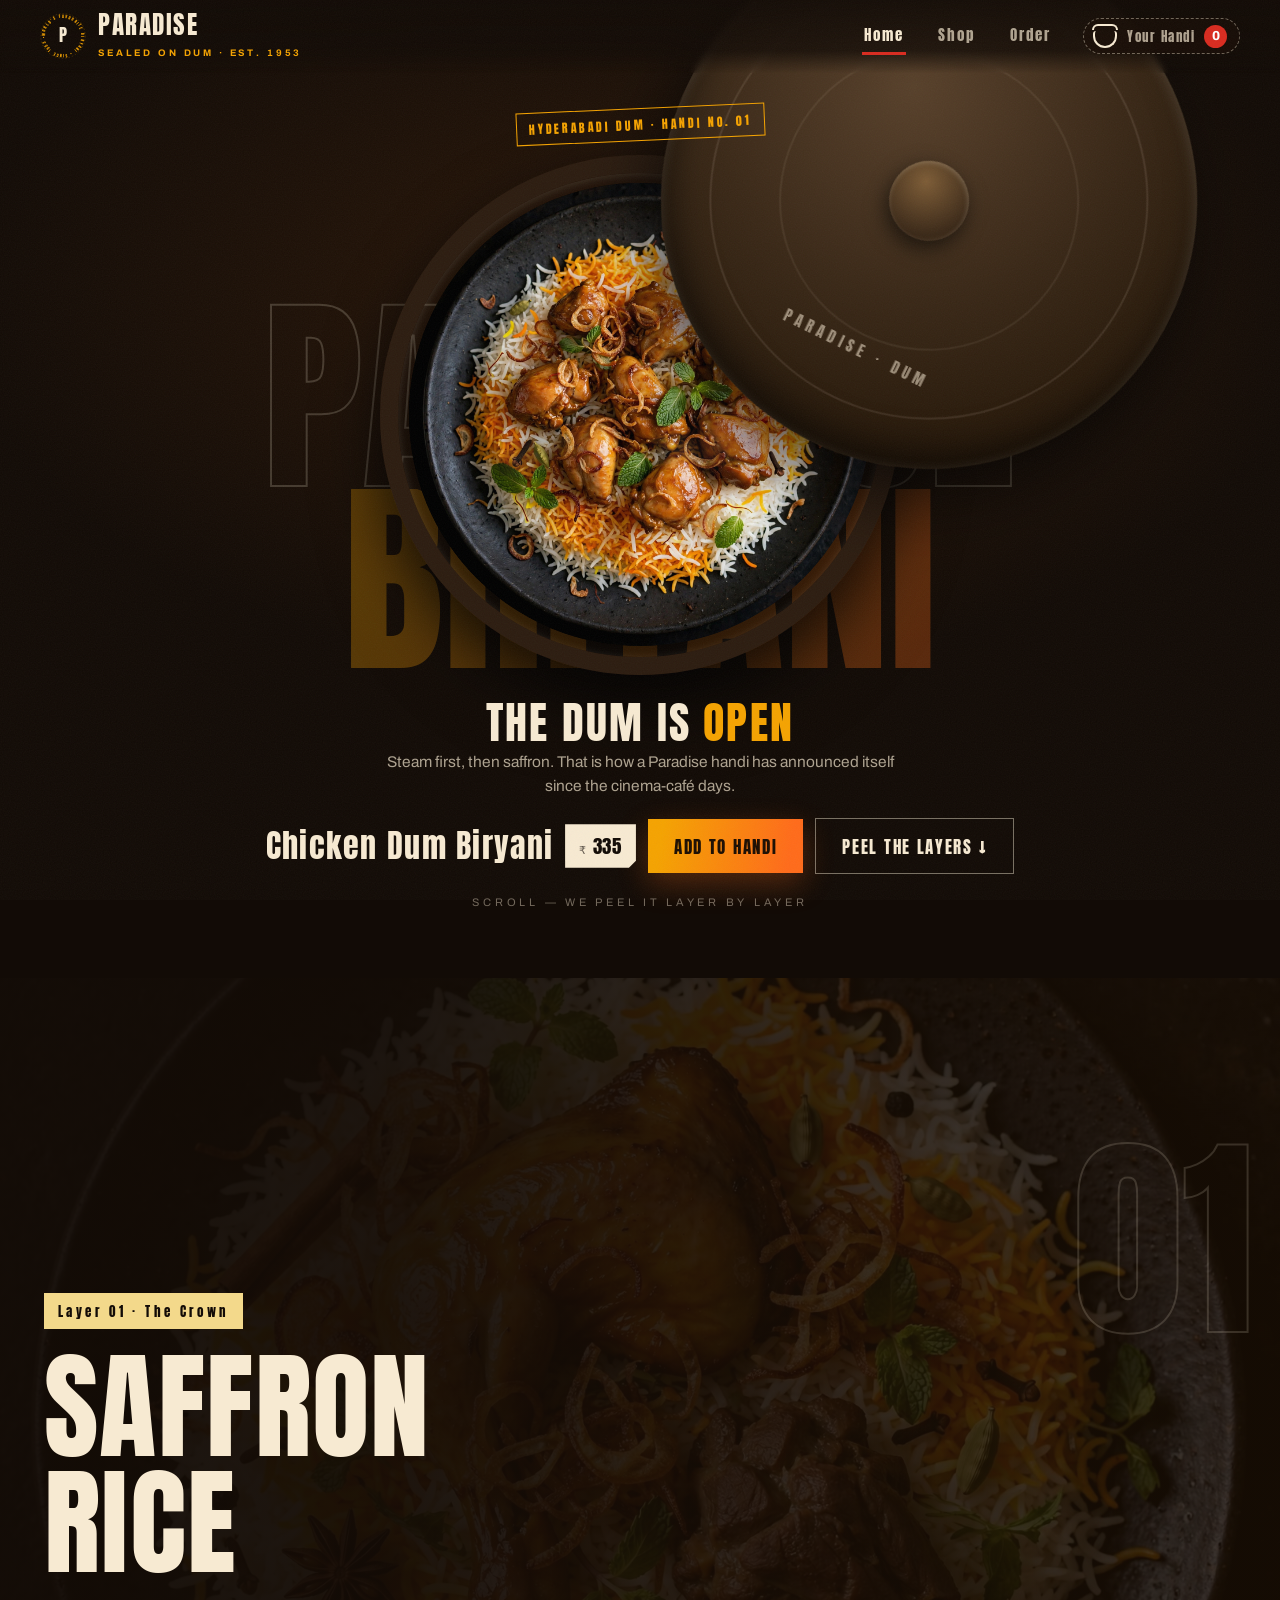
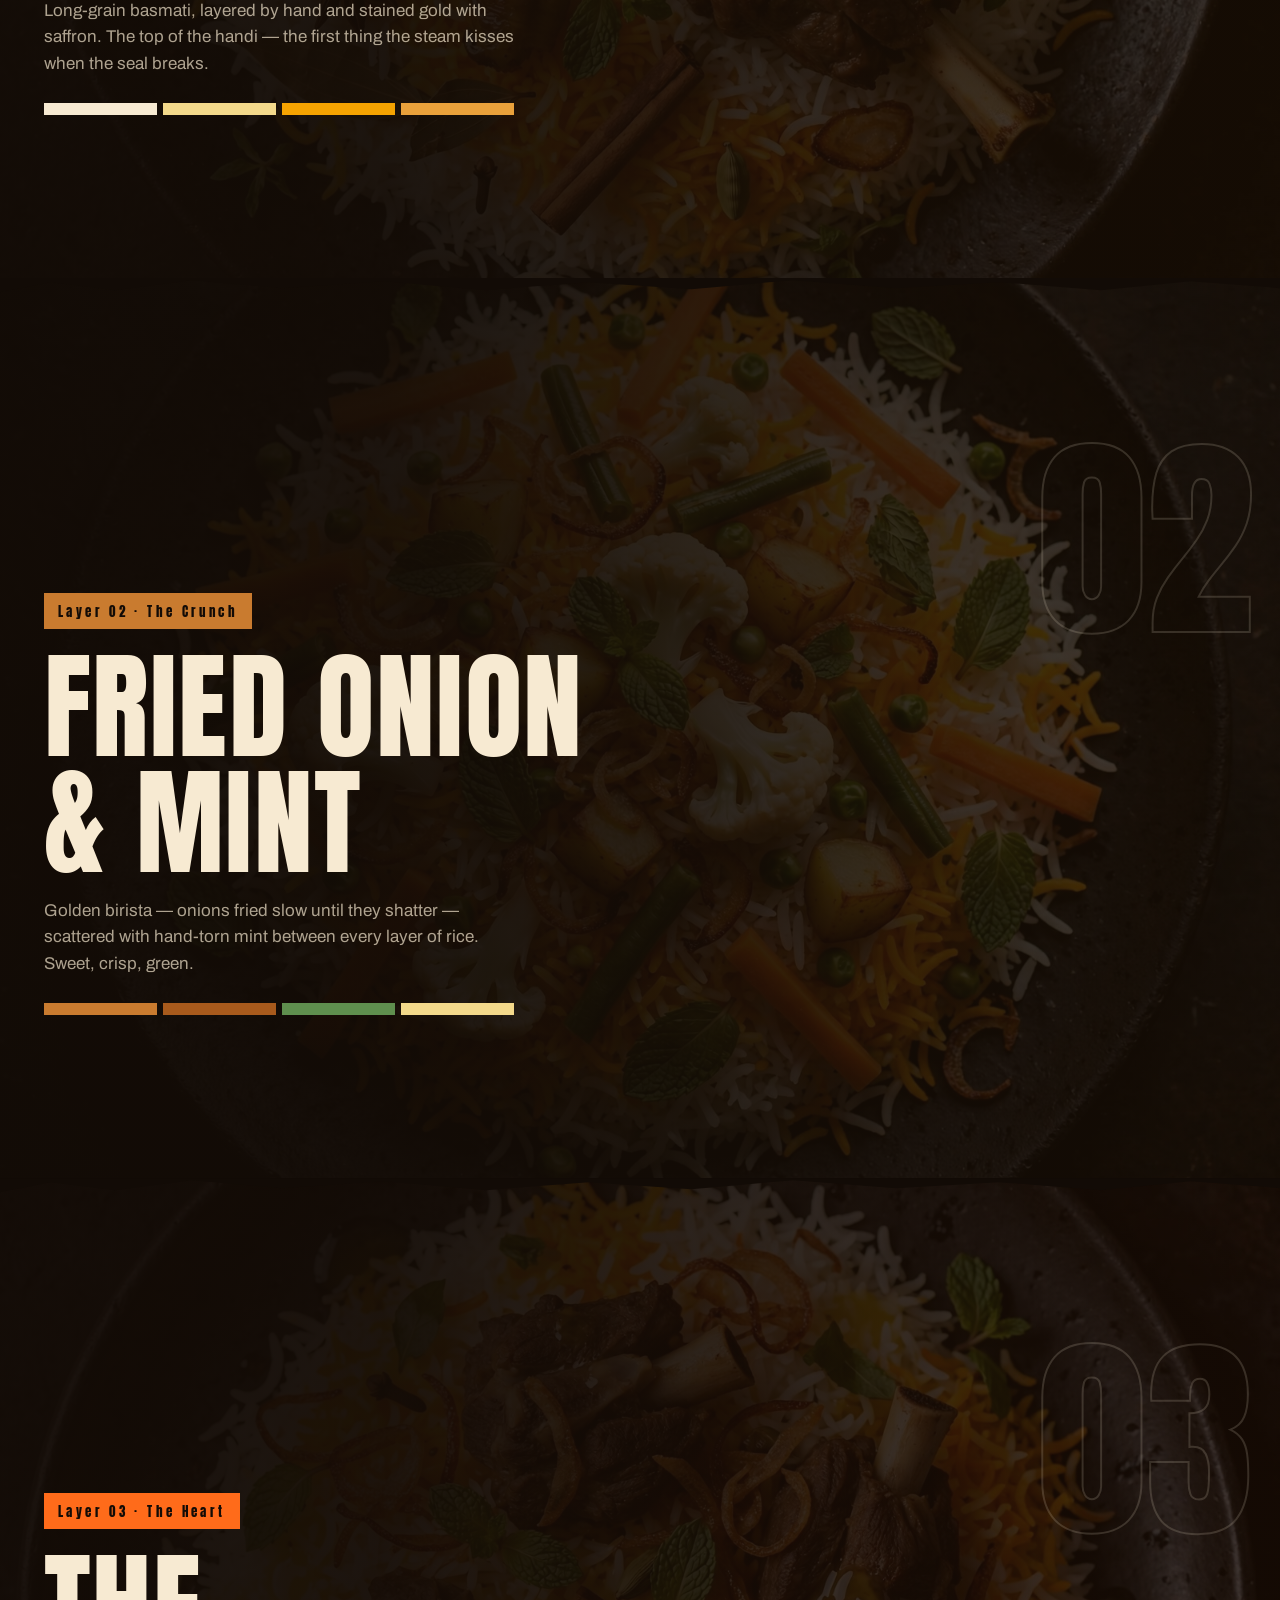
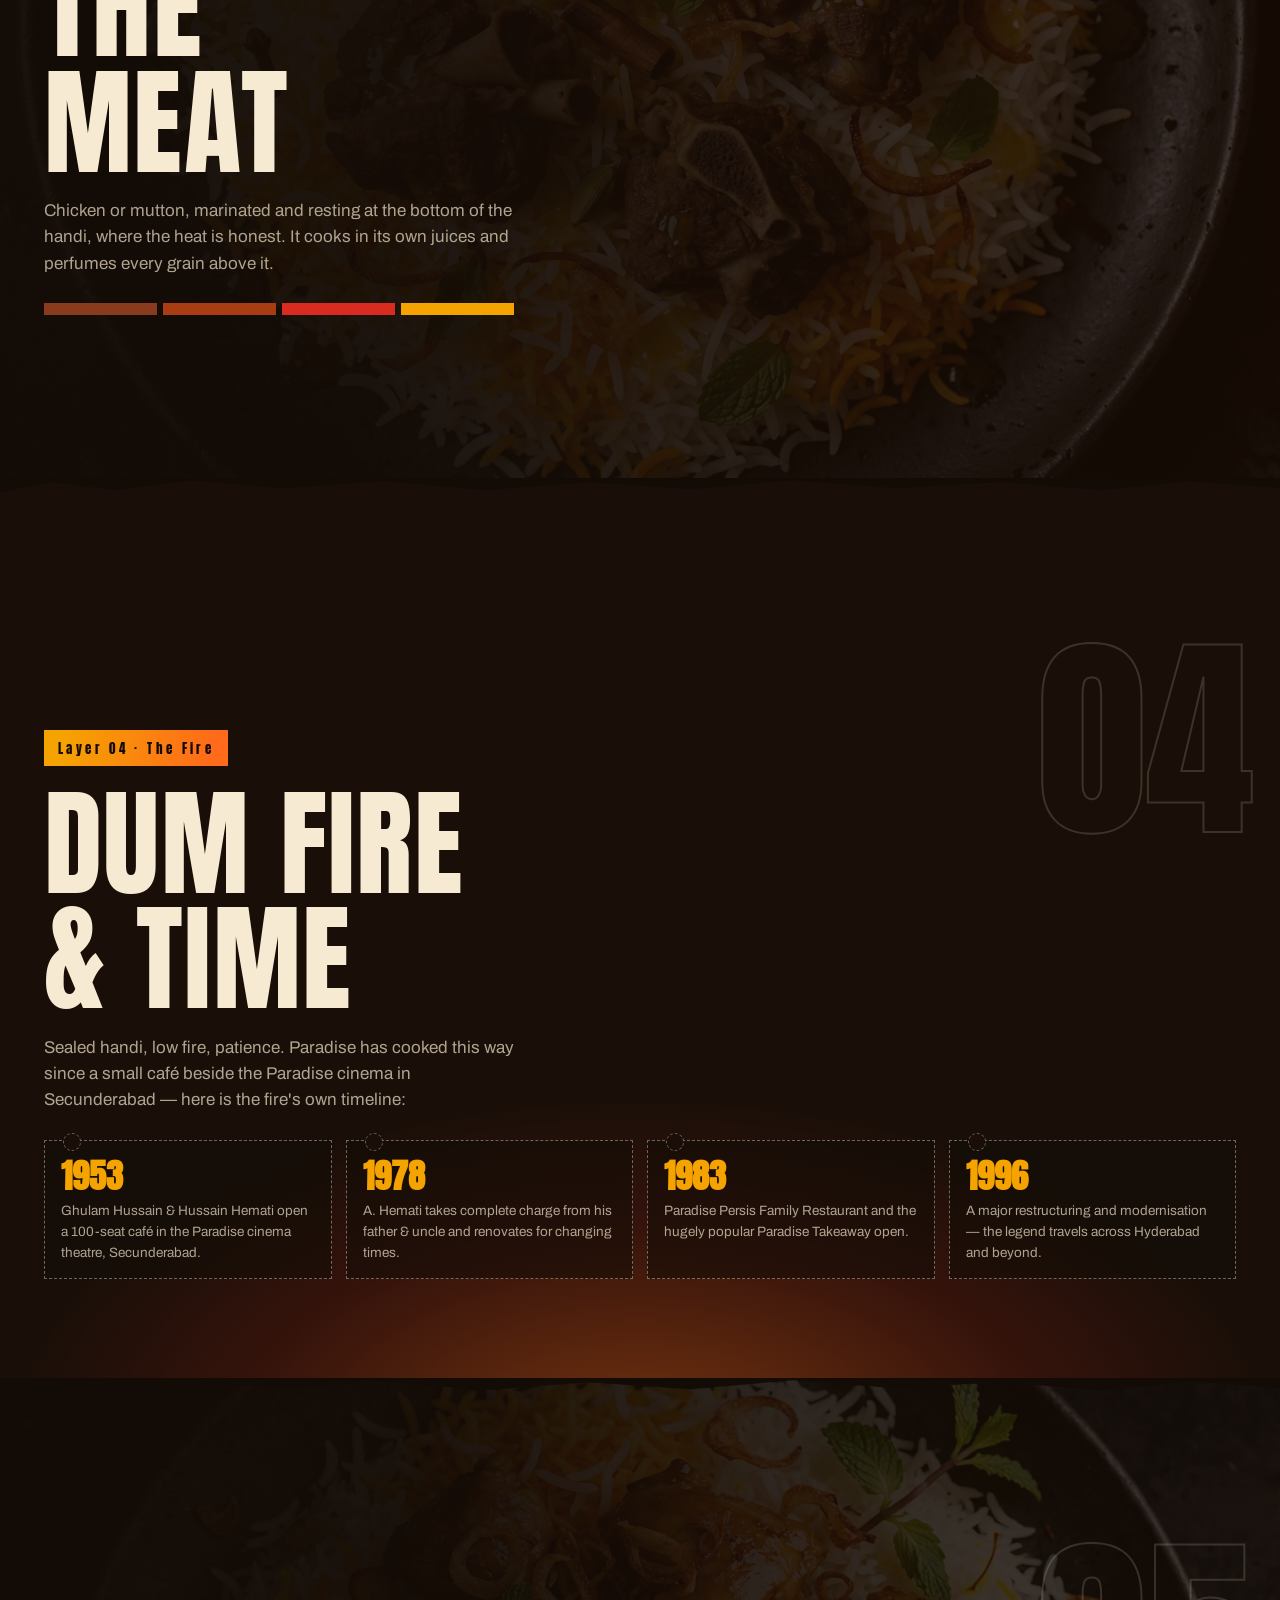
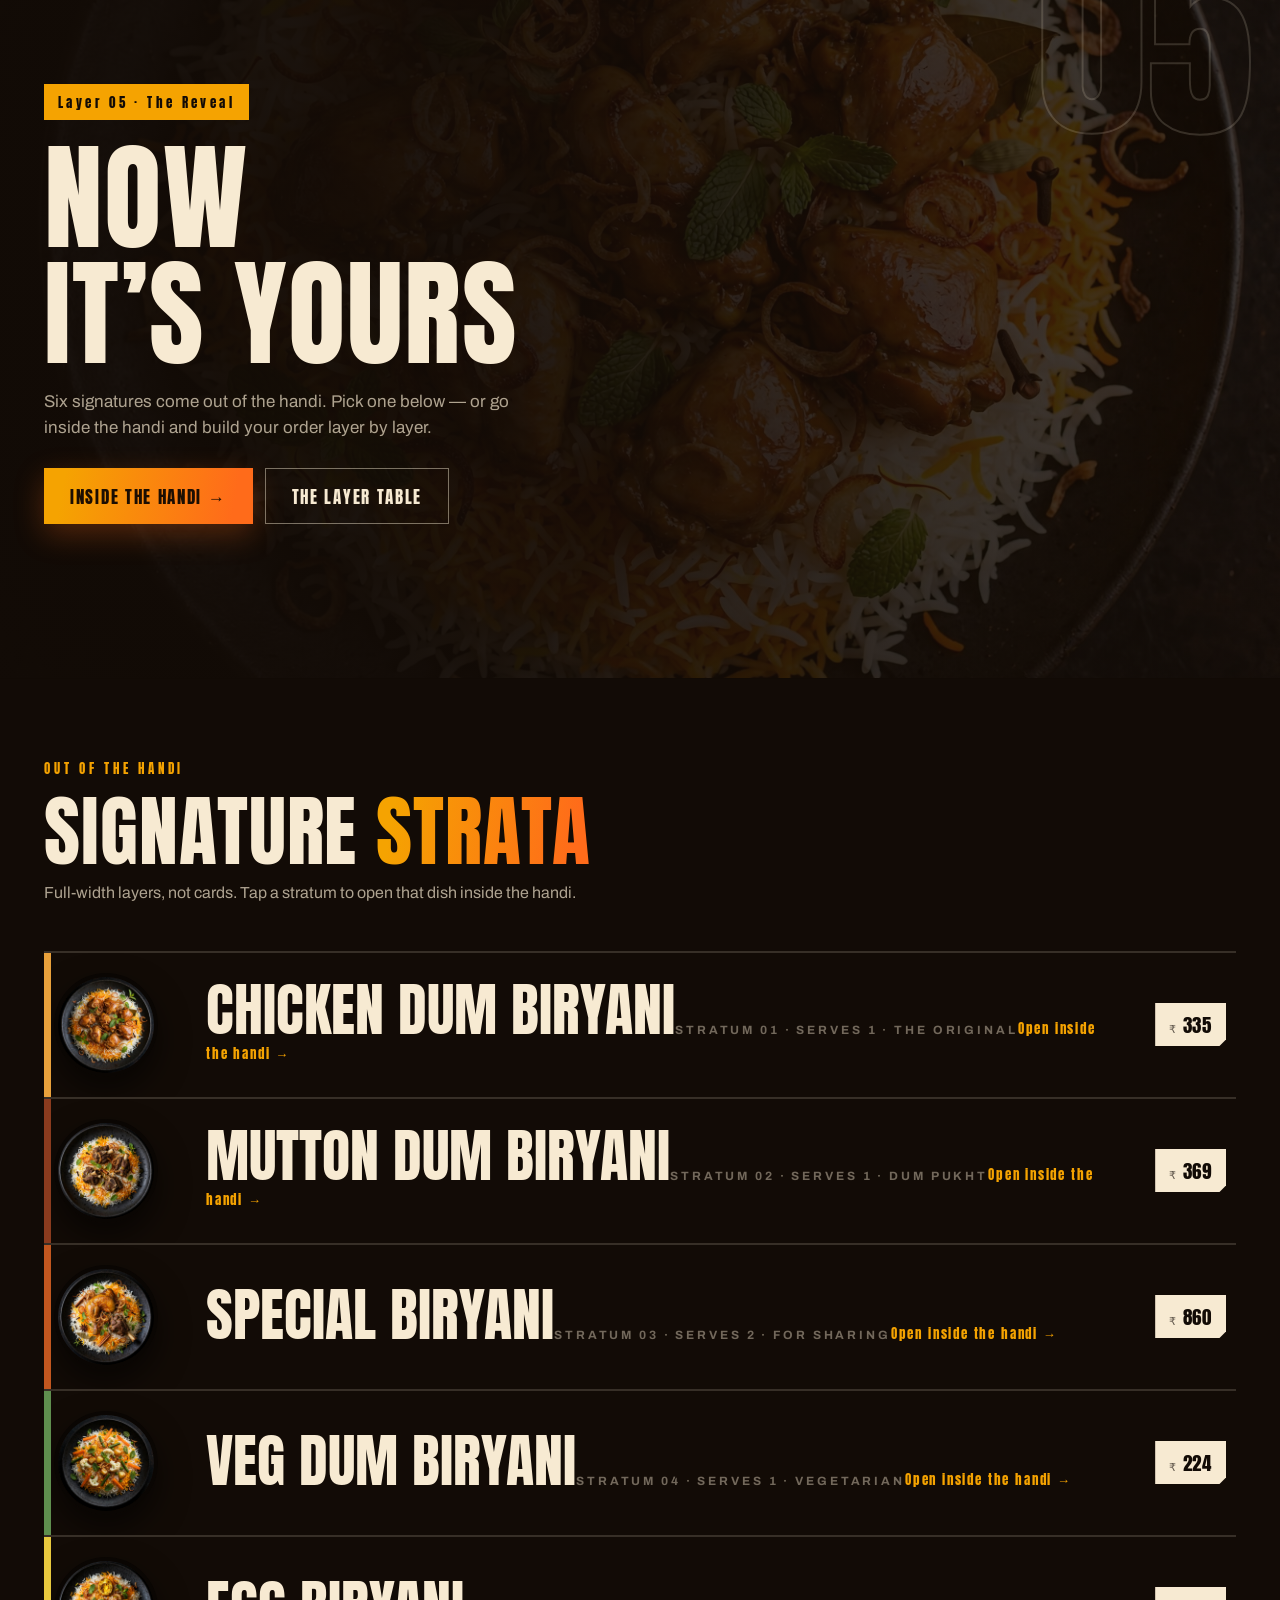
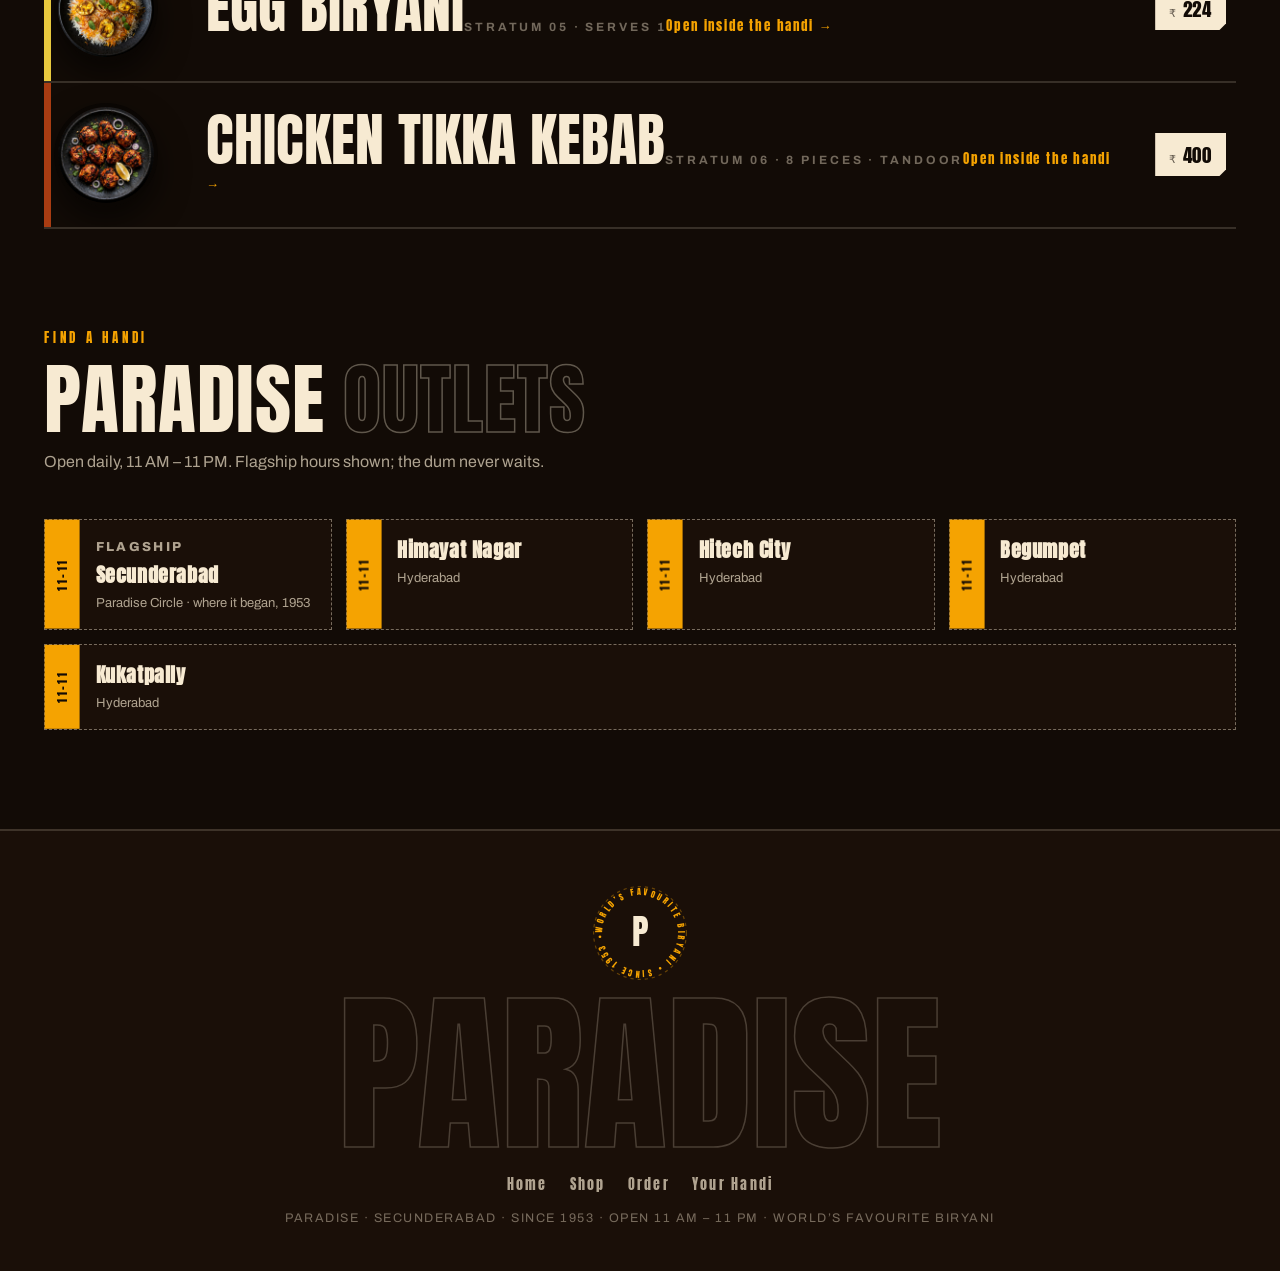
<file: index.html>
<!DOCTYPE html>
<html lang="en">
<head>
<meta charset="UTF-8">
<meta name="viewport" content="width=device-width, initial-scale=1.0, viewport-fit=cover">
<title>Paradise Restaurant — The Sealed Handi | World's Favourite Biryani Since 1953</title>
<meta name="description" content="Paradise, Secunderabad — sealed on dum since 1953. Break the seal: Hyderabadi dum biryani, layered and slow-cooked in the handi.">
<link rel="icon" href="data:image/svg+xml,%3Csvg xmlns='http://www.w3.org/2000/svg' viewBox='0 0 64 64'%3E%3Ccircle cx='32' cy='32' r='29' fill='%23120b06' stroke='%23f5a301' stroke-width='3'/%3E%3Ctext x='32' y='44' font-family='Arial Black' font-size='30' fill='%23f5a301' text-anchor='middle'%3EP%3C/text%3E%3C/svg%3E">
<link rel="stylesheet" href="handi.css">
</head>
<body>

<div class="loader" id="loader"><div class="loader-stamp">PARADISE</div><small>Sealing the dum…</small></div>

<header class="hnav">
  <a class="hbrand" href="index.html">
    <span class="rotor" data-rotor style="width:46px;height:46px"></span>
    <span><span class="hbrand-name">PARADISE</span><span class="hbrand-sub">Sealed on dum · Est. 1953</span></span>
  </a>
  <nav class="hlinks">
    <a href="index.html" class="active">Home</a>
    <a href="shop.html">Shop</a>
    <a href="order.html">Order</a>
    <a class="handi-meter" href="cart.html" data-handi-meter aria-label="Your handi — view cart">
      <span class="hm-pot"><span class="hm-lid"></span><span class="hm-body"><span class="hm-fill" data-handi-fill></span></span></span>
      <span class="hm-label">Your Handi</span><span class="hm-count" data-cart-count>0</span>
    </a>
  </nav>
</header>

<!-- ============ BREAK THE SEAL ============ -->
<section class="hero-seal" id="heroSeal">
  <div class="hero-words" aria-hidden="true"><span class="w1">PARADISE</span><span class="w2">BIRYANI</span></div>

  <span class="stamp-chip hero-top-stamp">Hyderabadi Dum · Handi No. 01</span>

  <div class="handi-stage" id="handiStage">
    <div class="handi-food"><img src="assets/chicken-biryani.jpg" alt="Chicken Dum Biryani revealed inside the handi, top-down"></div>
    <div class="handi-rim" aria-hidden="true"></div>
    <svg class="seal-svg" viewBox="0 0 200 200" aria-hidden="true">
      <g id="sealLeft"><path class="seal-arc" d="M 100 8 A 92 92 0 0 0 100 192" /></g>
      <g id="sealRight"><path class="seal-arc" d="M 100 8 A 92 92 0 0 1 100 192" /></g>
      <path class="seal-crack" id="sealCrack" d="M 62 6 L 84 22 L 74 40 L 97 55 L 88 76 L 108 92 L 100 112" pathLength="100" stroke-dasharray="100" stroke-dashoffset="100" />
    </svg>
    <div class="handi-lid" id="handiLid"><span class="lid-knob"></span><span class="lid-word">PARADISE · DUM</span></div>
    <canvas class="seal-steam" id="heroSteam" aria-hidden="true"></canvas>
  </div>

  <div class="hero-under">
    <div class="hero-before" id="heroBefore">
      <h1 class="hero-sealed-line">SEALED SINCE <em>1953</em></h1>
      <p class="hero-sub">Every Paradise biryani is layered in a handi, sealed with dough and slow-cooked on dum — nothing escapes. This one is waiting for you.</p>
      <button class="btn btn-chilli btn-break" id="breakBtn">✦ Break the seal</button>
    </div>
    <div class="hero-after" id="heroAfter">
      <h1 class="hero-sealed-line">THE DUM IS <em>OPEN</em></h1>
      <p class="hero-sub">Steam first, then saffron. That is how a Paradise handi has announced itself since the cinema-café days.</p>
      <div class="hero-dishline">
        <span class="hd-name">Chicken Dum Biryani</span>
        <span class="ticket-price"><small>₹</small>335</span>
        <button class="btn btn-flame" id="heroAdd">Add to handi</button>
        <a class="btn btn-ghost" href="#layers">Peel the layers ↓</a>
      </div>
    </div>
    <p class="scroll-hint">Scroll — we peel it layer by layer</p>
  </div>
</section>

<!-- ============ LAYER-PEEL JOURNEY ============ -->
<div class="peel-stack" id="layers">

  <section class="layer-scene" data-layer="1" style="background:#221304">
    <div class="layer-bg"><img src="assets/special-biryani.jpg" alt="" loading="lazy"></div>
    <span class="layer-idx">01</span><div class="puff" aria-hidden="true"></div>
    <div class="wrap layer-inner">
      <span class="layer-kicker" style="background:#f3d98b">Layer 01 · The Crown</span>
      <h2 class="layer-title">Saffron<br>Rice</h2>
      <p class="layer-copy">Long-grain basmati, layered by hand and stained gold with saffron. The top of the handi — the first thing the steam kisses when the seal breaks.</p>
      <div class="layer-bands"><i style="background:#f7ead2"></i><i style="background:#f3d98b"></i><i style="background:#f5a301"></i><i style="background:#e9a13b"></i></div>
    </div>
  </section>

  <section class="layer-scene" data-layer="2" style="background:#1d1206">
    <div class="layer-bg"><img src="assets/veg-biryani.jpg" alt="" loading="lazy"></div>
    <span class="layer-idx">02</span><div class="puff" aria-hidden="true"></div>
    <div class="wrap layer-inner">
      <span class="layer-kicker" style="background:#c97b2f">Layer 02 · The Crunch</span>
      <h2 class="layer-title">Fried Onion<br>&amp; Mint</h2>
      <p class="layer-copy">Golden birista — onions fried slow until they shatter — scattered with hand-torn mint between every layer of rice. Sweet, crisp, green.</p>
      <div class="layer-bands"><i style="background:#c97b2f"></i><i style="background:#a85a1c"></i><i style="background:#5f8f4e"></i><i style="background:#f3d98b"></i></div>
    </div>
  </section>

  <section class="layer-scene" data-layer="3" style="background:#200f04">
    <div class="layer-bg"><img src="assets/mutton-biryani.jpg" alt="" loading="lazy"></div>
    <span class="layer-idx">03</span><div class="puff" aria-hidden="true"></div>
    <div class="wrap layer-inner">
      <span class="layer-kicker" style="background:#ff6b1a">Layer 03 · The Heart</span>
      <h2 class="layer-title">The<br>Meat</h2>
      <p class="layer-copy">Chicken or mutton, marinated and resting at the bottom of the handi, where the heat is honest. It cooks in its own juices and perfumes every grain above it.</p>
      <div class="layer-bands"><i style="background:#8a3b1e"></i><i style="background:#a83c12"></i><i style="background:#d92b1f"></i><i style="background:#f5a301"></i></div>
    </div>
  </section>

  <section class="layer-scene fire-scene" data-layer="4">
    <span class="layer-idx">04</span><div class="puff" aria-hidden="true"></div>
    <div class="wrap layer-inner">
      <span class="layer-kicker" style="background:var(--flame-grad)">Layer 04 · The Fire</span>
      <h2 class="layer-title">Dum Fire<br>&amp; Time</h2>
      <p class="layer-copy">Sealed handi, low fire, patience. Paradise has cooked this way since a small café beside the Paradise cinema in Secunderabad — here is the fire's own timeline:</p>
      <div class="tl-tickets">
        <div class="tl-ticket"><b>1953</b><p>Ghulam Hussain &amp; Hussain Hemati open a 100-seat café in the Paradise cinema theatre, Secunderabad.</p></div>
        <div class="tl-ticket"><b>1978</b><p>A. Hemati takes complete charge from his father &amp; uncle and renovates for changing times.</p></div>
        <div class="tl-ticket"><b>1983</b><p>Paradise Persis Family Restaurant and the hugely popular Paradise Takeaway open.</p></div>
        <div class="tl-ticket"><b>1996</b><p>A major restructuring and modernisation — the legend travels across Hyderabad and beyond.</p></div>
      </div>
    </div>
  </section>

  <section class="layer-scene" data-layer="5" style="background:#170d05">
    <div class="layer-bg"><img src="assets/chicken-biryani.jpg" alt="" loading="lazy"></div>
    <span class="layer-idx">05</span><div class="puff" aria-hidden="true"></div>
    <div class="wrap layer-inner">
      <span class="layer-kicker" style="background:#f5a301">Layer 05 · The Reveal</span>
      <h2 class="layer-title">Now<br>It&#8217;s Yours</h2>
      <p class="layer-copy">Six signatures come out of the handi. Pick one below — or go inside the handi and build your order layer by layer.</p>
      <div style="display:flex;gap:12px;flex-wrap:wrap">
        <a class="btn btn-flame" href="order.html">Inside the handi →</a>
        <a class="btn btn-ghost" href="shop.html">The Layer Table</a>
      </div>
    </div>
  </section>
</div>

<!-- ============ SIGNATURE STRATA ============ -->
<section class="sec" style="padding-top:clamp(56px,9vh,90px)">
  <div class="wrap">
    <div class="sec-head">
      <p class="eyebrow">Out of the handi</p>
      <h2 class="sec-title">Signature <span class="flame-text">Strata</span></h2>
      <p class="sec-sub">Full-width layers, not cards. Tap a stratum to open that dish inside the handi.</p>
    </div>
    <div class="strata-list" id="strataList"></div>
  </div>
</section>

<!-- ============ OUTLETS ============ -->
<section class="sec" style="padding-top:0">
  <div class="wrap">
    <div class="sec-head">
      <p class="eyebrow">Find a handi</p>
      <h2 class="sec-title">Paradise <span class="outline-text">Outlets</span></h2>
      <p class="sec-sub">Open daily, 11 AM – 11 PM. Flagship hours shown; the dum never waits.</p>
    </div>
    <div class="ticket-row">
      <div class="outlet-ticket"><span class="ot-stub">11–11</span><div class="ot-body"><span class="ot-flag">Flagship</span><b>Secunderabad</b><span>Paradise Circle · where it began, 1953</span></div></div>
      <div class="outlet-ticket"><span class="ot-stub">11–11</span><div class="ot-body"><b>Himayat Nagar</b><span>Hyderabad</span></div></div>
      <div class="outlet-ticket"><span class="ot-stub">11–11</span><div class="ot-body"><b>Hitech City</b><span>Hyderabad</span></div></div>
      <div class="outlet-ticket"><span class="ot-stub">11–11</span><div class="ot-body"><b>Begumpet</b><span>Hyderabad</span></div></div>
      <div class="outlet-ticket"><span class="ot-stub">11–11</span><div class="ot-body"><b>Kukatpally</b><span>Hyderabad</span></div></div>
    </div>
  </div>
</section>

<footer class="sitefoot">
  <div class="wrap">
    <div style="display:flex;justify-content:center;margin-bottom:20px"><span class="rotor" data-rotor style="width:96px;height:96px"></span></div>
    <div class="foot-word">PARADISE</div>
    <nav class="foot-links"><a href="index.html">Home</a><a href="shop.html">Shop</a><a href="order.html">Order</a><a href="cart.html">Your Handi</a></nav>
    <p class="foot-base">Paradise · Secunderabad · Since 1953 · Open 11 AM – 11 PM · World&#8217;s Favourite Biryani</p>
  </div>
</footer>

<a class="sticky-bar" id="stickyBar" href="cart.html"><span id="stickyCount">0 items</span><span>Your Handi →</span><span id="stickyTotal">₹0</span></a>

<script src="vendor/gsap.min.js"></script>
<script src="vendor/ScrollTrigger.min.js"></script>
<script src="cart.js"></script>
<script src="handi.js"></script>
<script src="home.js"></script>
</body>
</html>
</file>
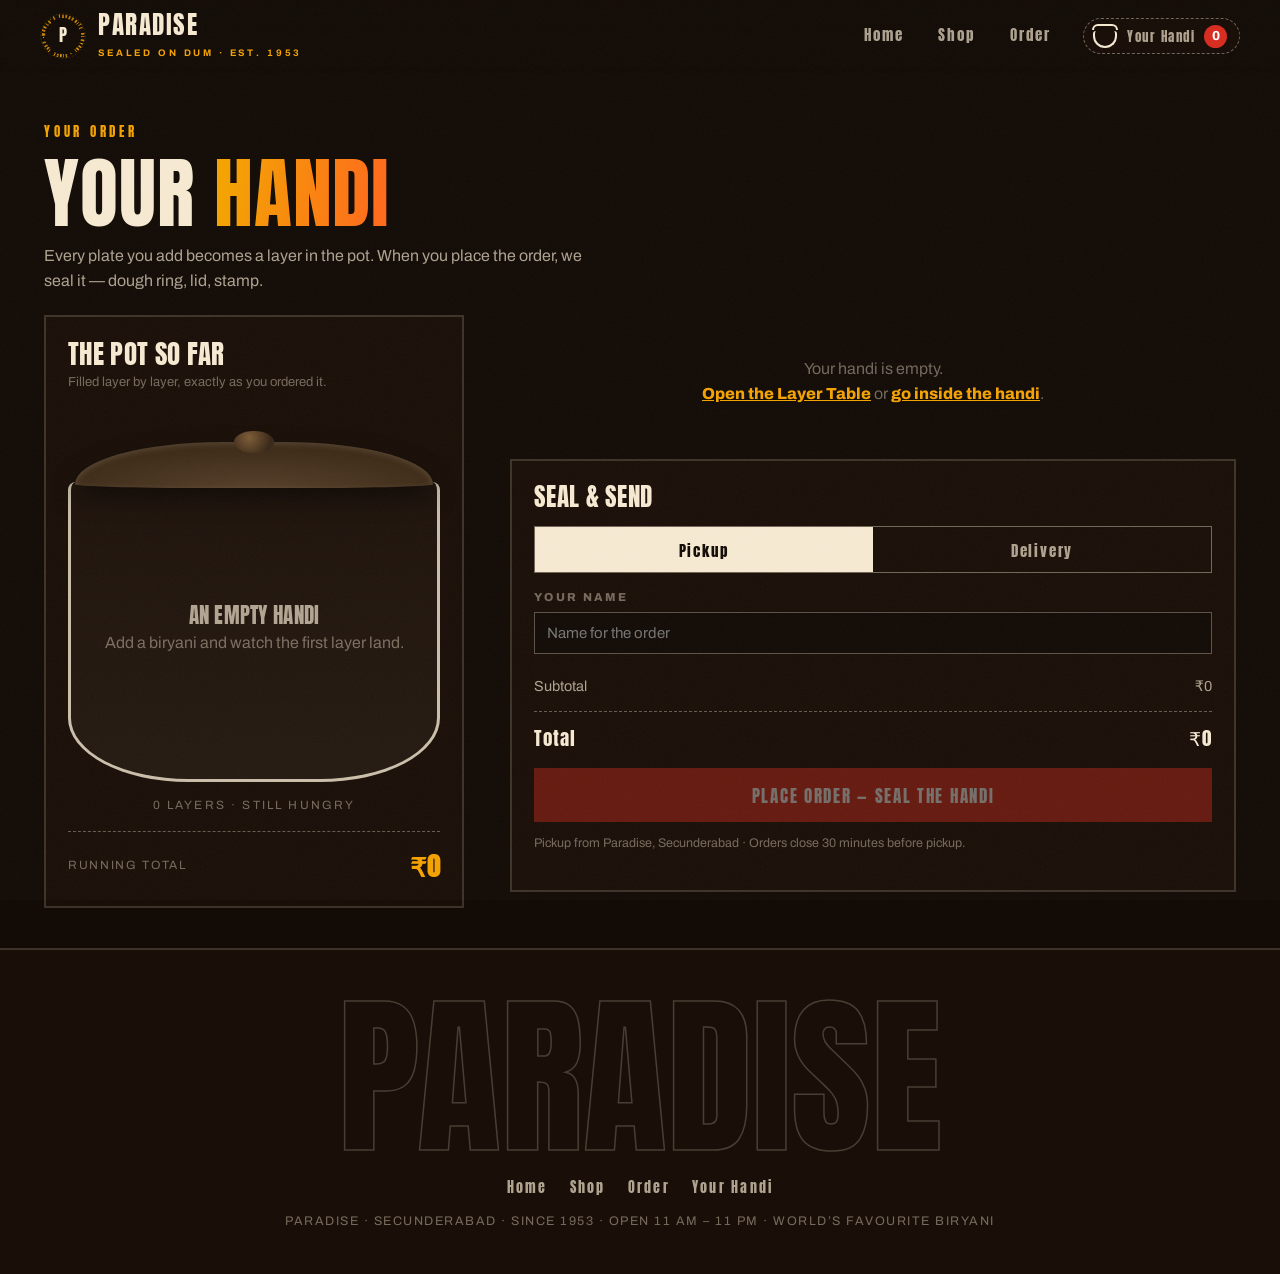
<file: cart.html>
<!DOCTYPE html>
<html lang="en">
<head>
<meta charset="UTF-8">
<meta name="viewport" content="width=device-width, initial-scale=1.0, viewport-fit=cover">
<title>Your Handi — Cart | Paradise Restaurant</title>
<meta name="description" content="Your handi at Paradise — watch it fill layer by layer, then we seal it for pickup or delivery.">
<link rel="icon" href="data:image/svg+xml,%3Csvg xmlns='http://www.w3.org/2000/svg' viewBox='0 0 64 64'%3E%3Ccircle cx='32' cy='32' r='29' fill='%23120b06' stroke='%23f5a301' stroke-width='3'/%3E%3Ctext x='32' y='44' font-family='Arial Black' font-size='30' fill='%23f5a301' text-anchor='middle'%3EP%3C/text%3E%3C/svg%3E">
<link rel="stylesheet" href="handi.css">
</head>
<body>

<div class="loader" id="loader"><div class="loader-stamp">PARADISE</div><small>Checking your handi…</small></div>

<header class="hnav">
  <a class="hbrand" href="index.html">
    <span class="rotor" data-rotor style="width:46px;height:46px"></span>
    <span><span class="hbrand-name">PARADISE</span><span class="hbrand-sub">Sealed on dum · Est. 1953</span></span>
  </a>
  <nav class="hlinks">
    <a href="index.html">Home</a>
    <a href="shop.html">Shop</a>
    <a href="order.html">Order</a>
    <a class="handi-meter" href="cart.html" data-handi-meter aria-label="Your handi — view cart">
      <span class="hm-pot"><span class="hm-lid"></span><span class="hm-body"><span class="hm-fill" data-handi-fill></span></span></span>
      <span class="hm-label">Your Handi</span><span class="hm-count" data-cart-count>0</span>
    </a>
  </nav>
</header>

<section class="cart-head-sec">
  <div class="wrap">
    <p class="eyebrow">Your order</p>
    <h1 class="sec-title">Your <span class="flame-text">Handi</span></h1>
    <p class="sec-sub">Every plate you add becomes a layer in the pot. When you place the order, we seal it — dough ring, lid, stamp.</p>
  </div>
</section>

<div class="wrap" id="cartMain">
  <div class="cart-layout">
    <aside class="big-handi-panel">
      <h2>The Pot So Far</h2>
      <p class="bh-sub">Filled layer by layer, exactly as you ordered it.</p>
      <div class="bh-wrap" id="bhWrap">
        <div class="bh-sealring" aria-hidden="true"></div>
        <div class="bh-lid" aria-hidden="true"></div>
        <div class="bh-pot" id="bhPot">
          <div class="bh-empty" id="bhEmpty"><span class="anton">An empty handi</span><span>Add a biryani and watch the first layer land.</span></div>
        </div>
      </div>
      <p class="bh-cap" id="bhCap">0 layers · still hungry</p>
      <div class="bh-total"><span style="letter-spacing:.14em;font-size:12px;color:var(--cream-faint)">RUNNING TOTAL</span><b id="bhTotal">₹0</b></div>
    </aside>

    <div>
      <div class="layer-lines" id="cartLines"></div>
      <p class="cart-empty-note" id="cartEmptyPage">Your handi is empty.<br><a href="shop.html" style="color:var(--saffron);font-weight:800">Open the Layer Table</a> or <a href="order.html" style="color:var(--saffron);font-weight:800">go inside the handi</a>.</p>

      <div class="checkout-panel">
        <h2>Seal &amp; Send</h2>
        <div class="mode-toggle" role="group" aria-label="Pickup or delivery">
          <button id="modePickup" class="active">Pickup</button>
          <button id="modeDelivery">Delivery</button>
        </div>
        <label class="field"><span>Your name</span><input id="custName" type="text" placeholder="Name for the order" autocomplete="name"></label>
        <div id="deliveryFields" hidden>
          <label class="field"><span>Delivery address</span><textarea id="custAddress" rows="3" placeholder="House no, street, area, landmark"></textarea></label>
        </div>
        <div class="tot-row"><span>Subtotal</span><span id="totSubtotal">₹0</span></div>
        <div class="tot-row" id="deliveryRow" hidden><span>Delivery</span><span>₹40</span></div>
        <div class="tot-row grand"><span>Total</span><span id="totGrand">₹0</span></div>
        <button class="btn btn-chilli place-btn" id="placeOrder">Place order — seal the handi</button>
        <p class="note-line">Pickup from Paradise, Secunderabad · Orders close 30 minutes before pickup.</p>
      </div>
    </div>
  </div>
</div>

<div class="wrap" id="confirmMain" hidden>
  <div class="confirm-wrap">
    <div class="receipt">
      <span class="receipt-stamp" id="receiptStamp">SEALED · PRD-000000</span>
      <div class="receipt-row"><span>Receipt no.</span><strong id="cReceipt">PRD-000000</strong></div>
      <div class="receipt-row"><span id="cWhenLabel">Pickup time</span><strong id="cWhen">—</strong></div>
      <div class="receipt-row"><span>Mode</span><strong id="cMode">Pickup</strong></div>
      <div class="receipt-row"><span>Name</span><strong id="cName">—</strong></div>
      <div class="receipt-row"><span>Total</span><strong id="cTotal">₹0</strong></div>
      <div class="receipt-items" id="cItems"></div>
      <p class="note-line">Your handi is sealed and on the dum. Orders close 30 minutes before pickup.</p>
      <a class="btn btn-flame" href="shop.html" style="margin-top:12px">Start another handi →</a>
    </div>
  </div>
</div>

<footer class="sitefoot">
  <div class="wrap">
    <div class="foot-word">PARADISE</div>
    <nav class="foot-links"><a href="index.html">Home</a><a href="shop.html">Shop</a><a href="order.html">Order</a><a href="cart.html">Your Handi</a></nav>
    <p class="foot-base">Paradise · Secunderabad · Since 1953 · Open 11 AM – 11 PM · World&#8217;s Favourite Biryani</p>
  </div>
</footer>

<div class="seal-overlay" id="sealOverlay" aria-hidden="true">
  <div class="seal-card">
    <div class="seal-anim-pot">
      <div class="seal-anim-lid" id="sealAnimLid"></div>
      <div class="seal-anim-ring" id="sealAnimRing"></div>
      <div class="seal-anim-body" id="sealAnimBody"></div>
    </div>
    <p class="anton" style="font-size:22px;letter-spacing:.14em;color:var(--saffron)">Sealing your handi…</p>
  </div>
</div>

<script src="vendor/gsap.min.js"></script>
<script src="cart.js"></script>
<script src="handi.js"></script>
<script src="cartpage.js"></script>
</body>
</html>
</file>
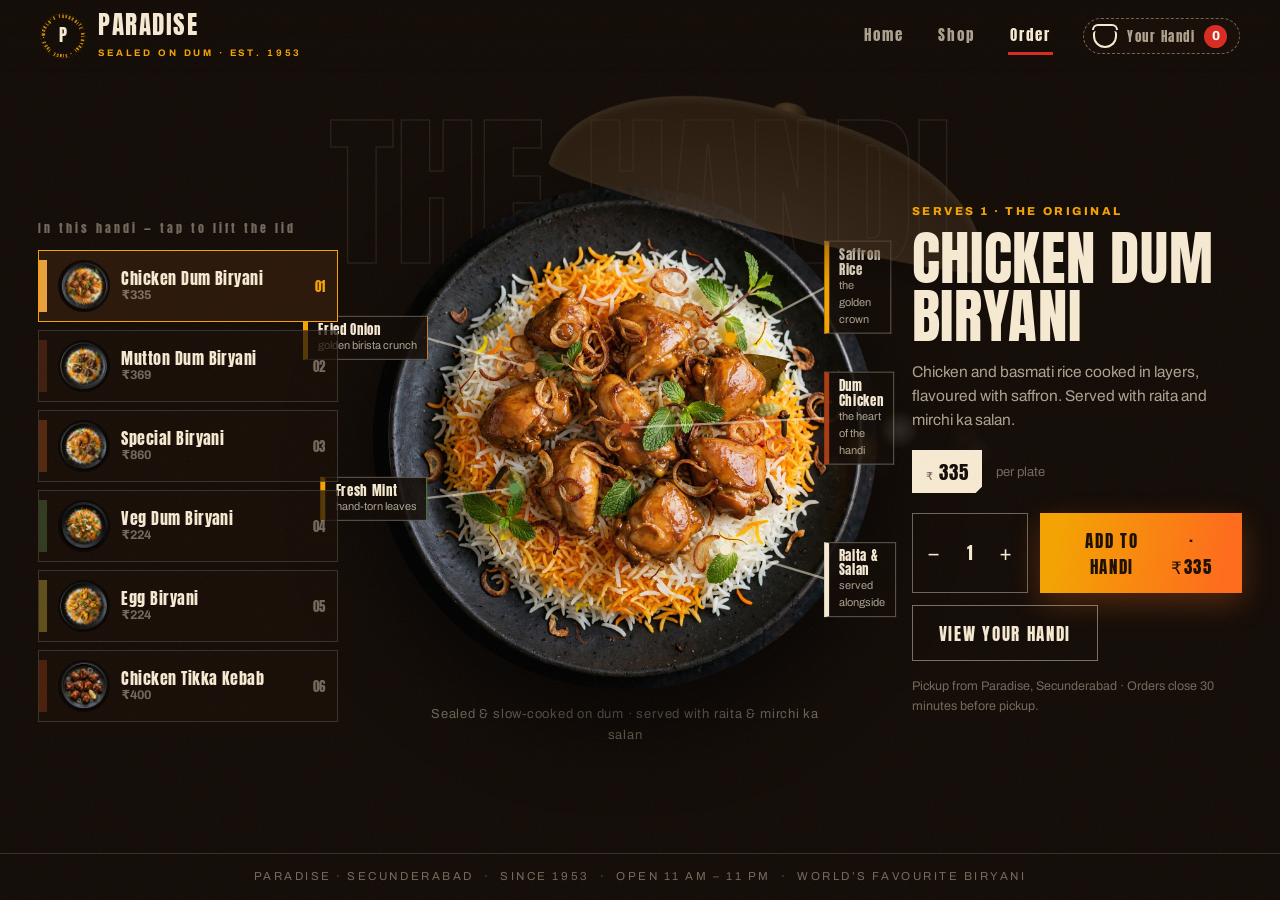
<file: order.html>
<!DOCTYPE html>
<html lang="en">
<head>
<meta charset="UTF-8">
<meta name="viewport" content="width=device-width, initial-scale=1.0, viewport-fit=cover">
<title>Inside the Handi — Order Paradise | World's Favourite Biryani</title>
<meta name="description" content="Inside the handi: lift the lid on Paradise Hyderabadi dum biryani, read its layers, and add it to your handi.">
<link rel="icon" href="data:image/svg+xml,%3Csvg xmlns='http://www.w3.org/2000/svg' viewBox='0 0 64 64'%3E%3Ccircle cx='32' cy='32' r='29' fill='%23120b06' stroke='%23f5a301' stroke-width='3'/%3E%3Ctext x='32' y='44' font-family='Arial Black' font-size='30' fill='%23f5a301' text-anchor='middle'%3EP%3C/text%3E%3C/svg%3E">
<link rel="stylesheet" href="handi.css">
</head>
<body class="order-page">

<div class="loader" id="loader"><div class="loader-stamp">PARADISE</div><small>Lifting the lid…</small></div>

<header class="hnav">
  <a class="hbrand" href="index.html">
    <span class="rotor" data-rotor style="width:46px;height:46px"></span>
    <span><span class="hbrand-name">PARADISE</span><span class="hbrand-sub">Sealed on dum · Est. 1953</span></span>
  </a>
  <nav class="hlinks">
    <a href="index.html">Home</a>
    <a href="shop.html">Shop</a>
    <a href="order.html" class="active">Order</a>
    <a class="handi-meter" href="cart.html" data-handi-meter id="navHandi" aria-label="Your handi — view cart">
      <span class="hm-pot"><span class="hm-lid"></span><span class="hm-body"><span class="hm-fill" data-handi-fill></span></span></span>
      <span class="hm-label">Your Handi</span><span class="hm-count" data-cart-count>0</span>
    </a>
  </nav>
</header>

<main class="stage" id="stage">
  <div class="stage-word" aria-hidden="true">THE HANDI</div>

  <nav class="dish-rail" id="dishRail" aria-label="Dishes">
    <p class="rail-head">In this handi — tap to lift the lid</p>
  </nav>

  <section class="plate-zone">
    <div class="plate-wrap" id="plateWrap">
      <div class="plate-tilt" id="plateTilt">
        <div class="plate-roll" id="plateRoll">
          <img class="plate-img" id="plateImg" src="assets/chicken-biryani.jpg" alt="Chicken Dum Biryani, top-down">
        </div>
      </div>
      <svg class="callout-lines" id="calloutLines" viewBox="0 0 100 100" preserveAspectRatio="none" aria-hidden="true"></svg>
      <div class="callouts" id="callouts"></div>
      <div class="plate-lid" id="plateLid" aria-hidden="true"><span class="lid-knob2"></span><span class="lid-dome"></span></div>
      <canvas class="plate-steam" id="plateSteam" aria-hidden="true"></canvas>
    </div>
    <p class="plate-hint" id="plateHint">Sealed &amp; slow-cooked on dum · served with raita &amp; mirchi ka salan</p>
  </section>

  <aside class="dish-info">
    <p class="info-tagline" id="infoTag">Serves 1 · The Original</p>
    <h1 class="info-name" id="infoName">Chicken Dum Biryani</h1>
    <p class="info-desc" id="infoDesc"></p>
    <div class="info-price-row">
      <span class="ticket-price"><small>₹</small><span id="infoPrice">335</span></span>
      <span style="color:var(--cream-faint);font-size:13px" id="infoPer">per plate</span>
    </div>
    <div class="info-actions">
      <div class="qty-stepper" aria-label="Quantity">
        <button class="qty-btn" id="qtyMinus" aria-label="Less">−</button>
        <span class="qty-val" id="qtyVal">1</span>
        <button class="qty-btn" id="qtyPlus" aria-label="More">+</button>
      </div>
      <button class="btn btn-flame add-btn" id="addBtn"><span>Add to handi</span><span id="addBtnPrice">· ₹335</span></button>
    </div>
    <button class="btn btn-ghost" id="openDrawer" style="margin-top:12px">View your handi</button>
    <p class="info-note">Pickup from Paradise, Secunderabad · Orders close 30 minutes before pickup.</p>
  </aside>
</main>

<footer class="footline">
  <span>Paradise · Secunderabad</span><span>·</span><span>Since 1953</span><span>·</span><span>Open 11 AM – 11 PM</span><span>·</span><span>World&#8217;s Favourite Biryani</span>
</footer>

<button class="sticky-bar" id="orderBar" style="border:none;text-align:left">
  <span id="orderBarCount">0 items</span><span>Your Handi →</span><span id="orderBarTotal">₹0</span>
</button>

<div class="scrim" id="scrim"></div>
<aside class="drawer" id="drawer" aria-label="Your handi">
  <div class="drawer-head">
    <div><h2>Your Handi</h2><p style="color:var(--cream-faint);margin:4px 0 0;font-size:13px">Paradise · Secunderabad</p></div>
    <button class="drawer-close" id="drawerClose" aria-label="Close">✕</button>
  </div>
  <div class="mini-handi" id="drawerMiniHandi"></div>
  <div id="drawerItems"></div>
  <p class="cart-empty-note" id="drawerEmpty">Your handi is empty.<br>Lift a lid and add a layer.</p>
  <div class="drawer-totals">
    <div class="tot-row"><span>Subtotal</span><span id="totSubtotal">₹0</span></div>
    <div class="tot-row grand"><span>Total</span><span id="totGrand">₹0</span></div>
  </div>
  <p class="note-line">Orders close 30 minutes before pickup.</p>
  <a class="btn btn-flame" id="goCartBtn" href="cart.html" style="justify-content:center;margin-top:10px">Seal it — go to checkout →</a>
</aside>

<script src="vendor/gsap.min.js"></script>
<script src="cart.js"></script>
<script src="handi.js"></script>
<script src="app.js"></script>
</body>
</html>
</file>
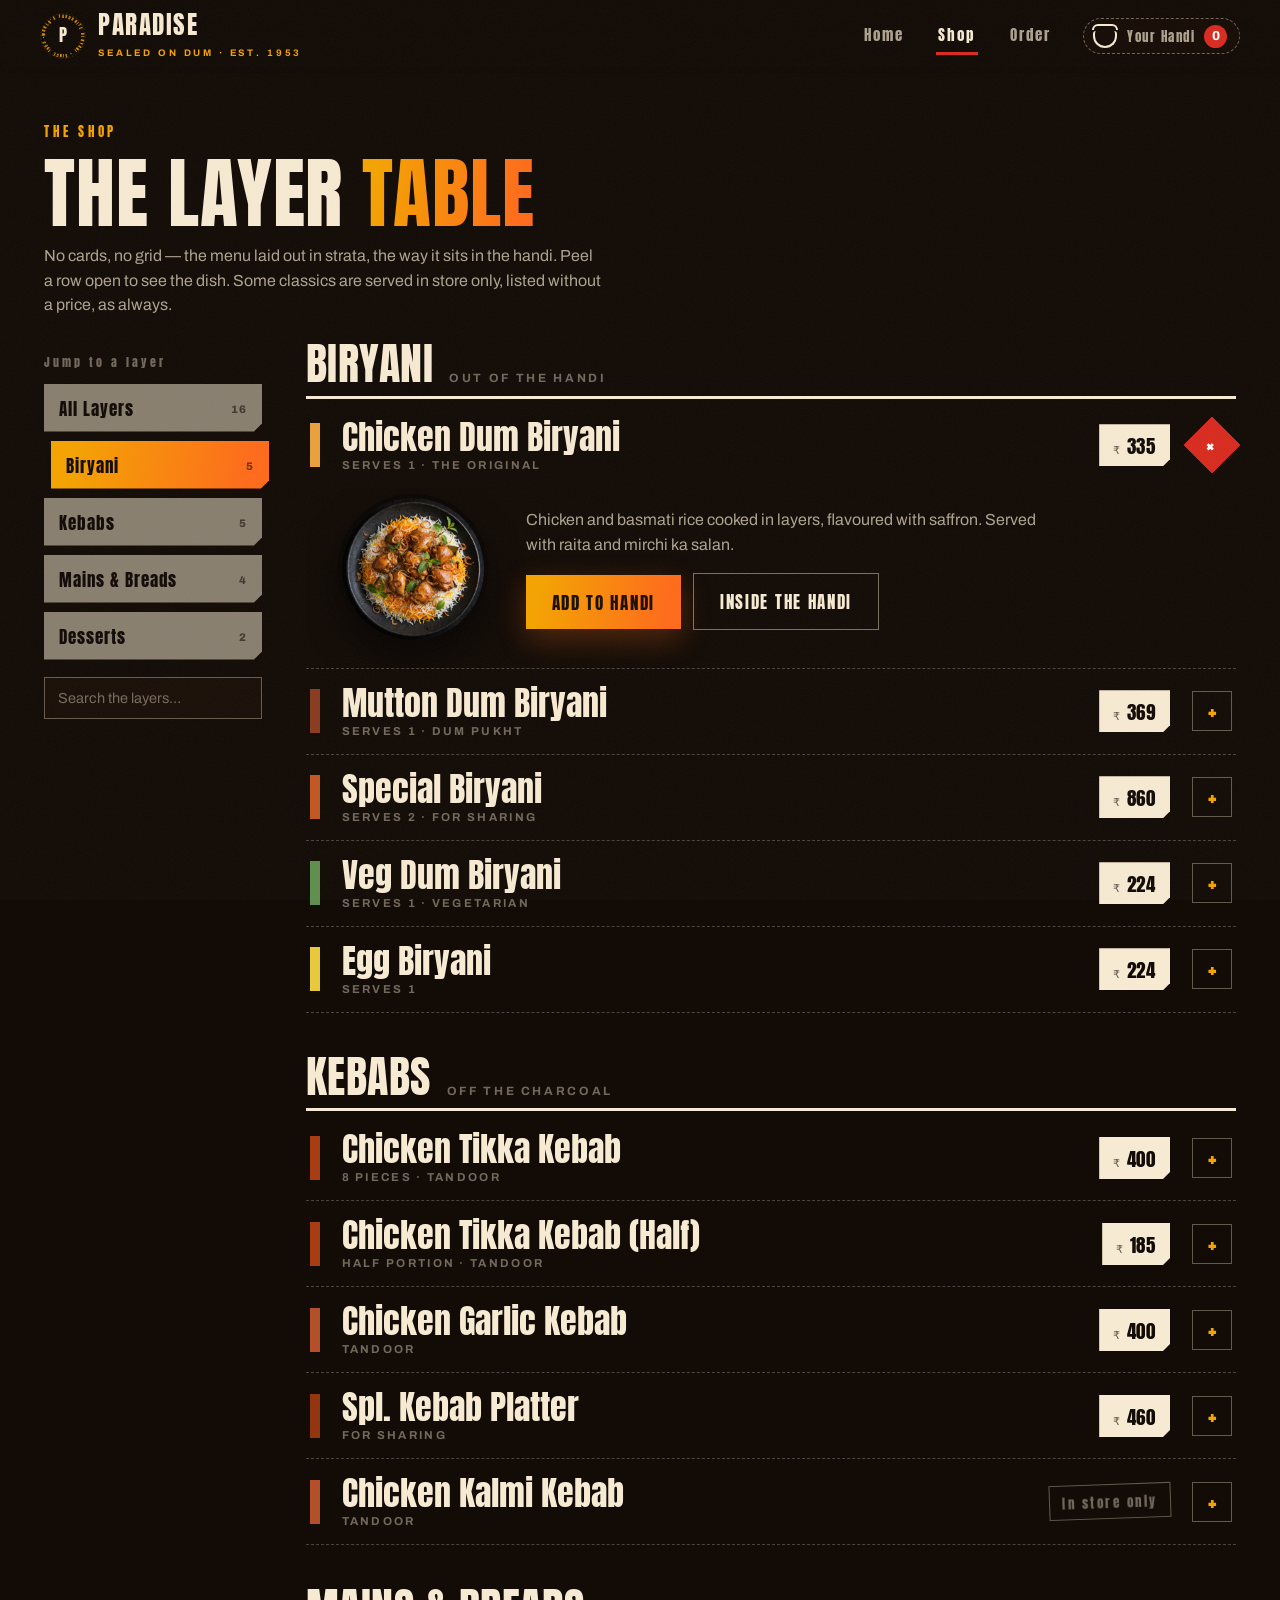
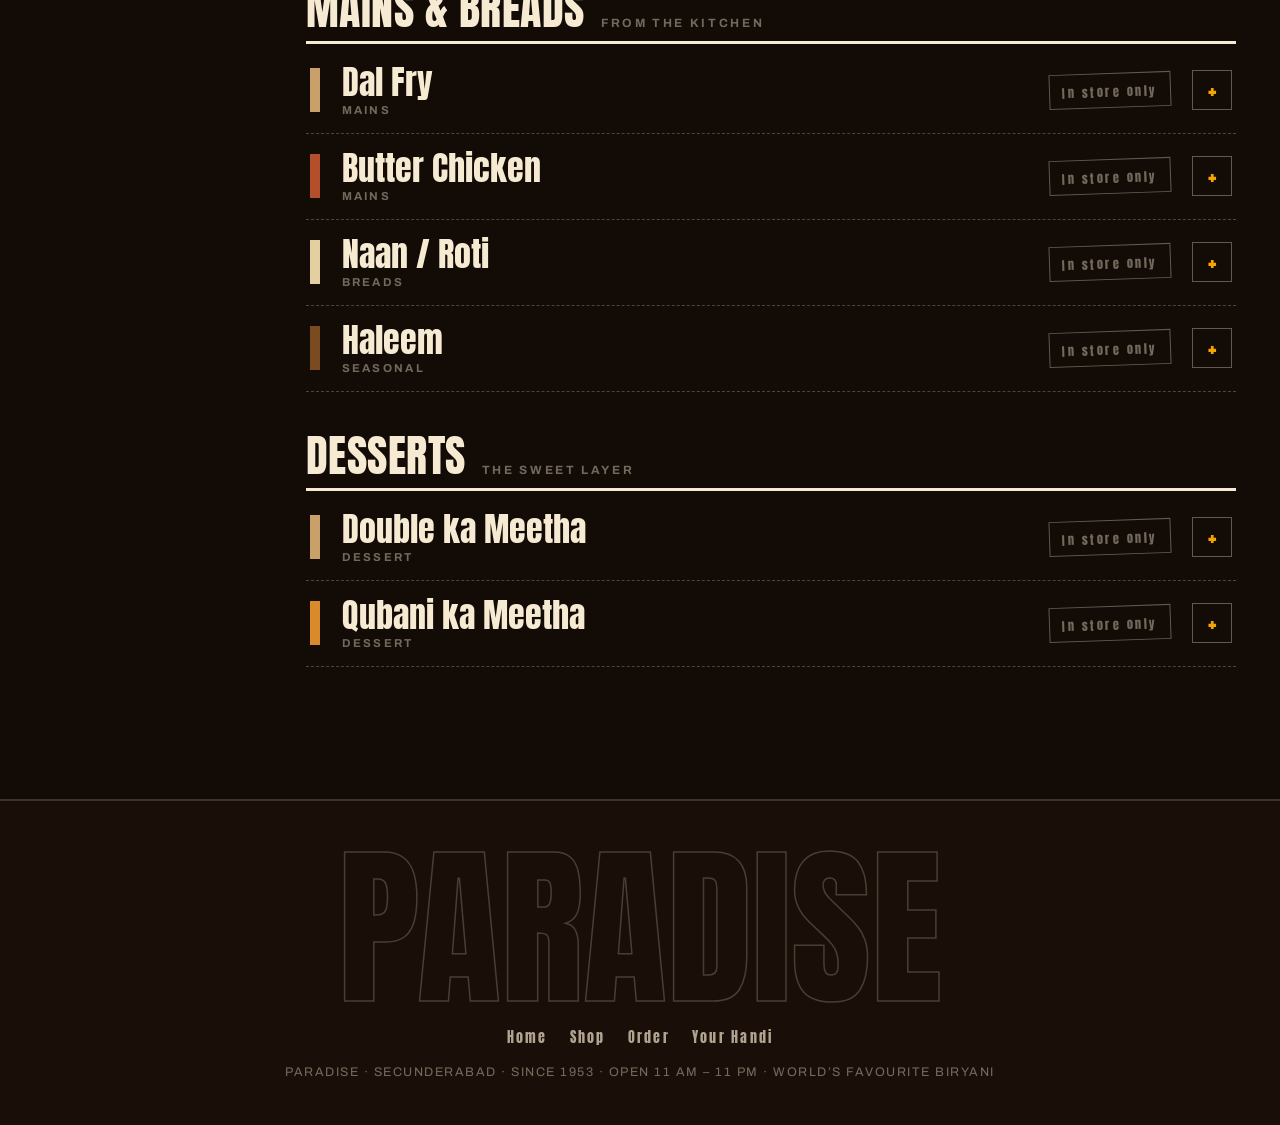
<file: shop.html>
<!DOCTYPE html>
<html lang="en">
<head>
<meta charset="UTF-8">
<meta name="viewport" content="width=device-width, initial-scale=1.0, viewport-fit=cover">
<title>The Layer Table — Shop Paradise | Biryani, Kebabs & More</title>
<meta name="description" content="The Layer Table: every Paradise dish laid out in strata — biryanis, kebabs, mains, breads and desserts. A legend since 1953.">
<link rel="icon" href="data:image/svg+xml,%3Csvg xmlns='http://www.w3.org/2000/svg' viewBox='0 0 64 64'%3E%3Ccircle cx='32' cy='32' r='29' fill='%23120b06' stroke='%23f5a301' stroke-width='3'/%3E%3Ctext x='32' y='44' font-family='Arial Black' font-size='30' fill='%23f5a301' text-anchor='middle'%3EP%3C/text%3E%3C/svg%3E">
<link rel="stylesheet" href="handi.css">
</head>
<body>

<div class="loader" id="loader"><div class="loader-stamp">PARADISE</div><small>Laying the table…</small></div>

<header class="hnav">
  <a class="hbrand" href="index.html">
    <span class="rotor" data-rotor style="width:46px;height:46px"></span>
    <span><span class="hbrand-name">PARADISE</span><span class="hbrand-sub">Sealed on dum · Est. 1953</span></span>
  </a>
  <nav class="hlinks">
    <a href="index.html">Home</a>
    <a href="shop.html" class="active">Shop</a>
    <a href="order.html">Order</a>
    <a class="handi-meter" href="cart.html" data-handi-meter aria-label="Your handi — view cart">
      <span class="hm-pot"><span class="hm-lid"></span><span class="hm-body"><span class="hm-fill" data-handi-fill></span></span></span>
      <span class="hm-label">Your Handi</span><span class="hm-count" data-cart-count>0</span>
    </a>
  </nav>
</header>

<section class="shop-head">
  <div class="wrap">
    <p class="eyebrow">The Shop</p>
    <h1 class="sec-title">The Layer <span class="flame-text">Table</span></h1>
    <p class="sec-sub">No cards, no grid — the menu laid out in strata, the way it sits in the handi. Peel a row open to see the dish. Some classics are served in store only, listed without a price, as always.</p>
  </div>
</section>

<div class="wrap shop-layout">
  <aside class="cat-rail" aria-label="Categories">
    <p class="rail-title">Jump to a layer</p>
    <button class="cat-tab active" data-cat="all">All Layers <small>16</small></button>
    <button class="cat-tab" data-cat="biryani">Biryani <small>5</small></button>
    <button class="cat-tab" data-cat="kebabs">Kebabs <small>5</small></button>
    <button class="cat-tab" data-cat="mains">Mains &amp; Breads <small>4</small></button>
    <button class="cat-tab" data-cat="desserts">Desserts <small>2</small></button>
    <input class="rail-search" id="search" type="search" placeholder="Search the layers…" aria-label="Search dishes">
  </aside>

  <main id="shopMain">
    <p class="shop-empty" id="shopEmpty">Nothing in the handi matches that — try “biryani” or “kebab”.</p>
  </main>
</div>

<footer class="sitefoot">
  <div class="wrap">
    <div class="foot-word">PARADISE</div>
    <nav class="foot-links"><a href="index.html">Home</a><a href="shop.html">Shop</a><a href="order.html">Order</a><a href="cart.html">Your Handi</a></nav>
    <p class="foot-base">Paradise · Secunderabad · Since 1953 · Open 11 AM – 11 PM · World&#8217;s Favourite Biryani</p>
  </div>
</footer>

<a class="sticky-bar" id="stickyBar" href="cart.html"><span id="stickyCount">0 items</span><span>Your Handi →</span><span id="stickyTotal">₹0</span></a>

<script src="vendor/gsap.min.js"></script>
<script src="vendor/ScrollTrigger.min.js"></script>
<script src="cart.js"></script>
<script src="handi.js"></script>
<script src="shop.js"></script>
</body>
</html>
</file>
<file: handi.css>
/* ============================================================
   PARADISE — THE SEALED HANDI design system
   Grammar: sealed handi / layers of the biryani / spice poster.
   Palette: charcoal-brown black, rice-cream, turmeric-saffron
   flame, chilli red. Type: Anton poster caps + Archivo.
   NO serif. NO fade-rise reveals. Peels, cracks, stamps only.
   ============================================================ */
@font-face { font-family: 'Anton'; src: url('fonts/anton.woff2') format('woff2'); font-weight: 400; font-display: swap; }
@font-face { font-family: 'Archivo'; src: url('fonts/archivo.woff2') format('woff2'); font-weight: 400 900; font-display: swap; }

:root {
  --ink: #120b06;
  --ink-2: #1a0f08;
  --ink-3: #241609;
  --cream: #f7ead2;
  --cream-dim: rgba(247, 234, 210, .68);
  --cream-faint: rgba(247, 234, 210, .42);
  --saffron: #f5a301;
  --flame-2: #ff6b1a;
  --chilli: #d92b1f;
  --dough: #d9b380;
  --line: rgba(247, 234, 210, .16);
  --anton: 'Anton', 'Archivo', Impact, sans-serif;
  --body: 'Archivo', 'Segoe UI', system-ui, sans-serif;
  --flame-grad: linear-gradient(100deg, #f5a301 10%, #ff6b1a 90%);
}
* { box-sizing: border-box; }
[hidden] { display: none !important; }
html { scroll-behavior: smooth; }
html, body { overflow-x: clip; }
body {
  margin: 0; background: var(--ink); color: var(--cream);
  font-family: var(--body); font-size: 16px; line-height: 1.55;
  -webkit-font-smoothing: antialiased;
}
body::before { /* grain */
  content: ''; position: fixed; inset: 0; z-index: 120; pointer-events: none; opacity: .05;
  background-image: url("data:image/svg+xml,%3Csvg xmlns='http://www.w3.org/2000/svg' width='140' height='140'%3E%3Cfilter id='n'%3E%3CfeTurbulence type='fractalNoise' baseFrequency='.85' numOctaves='2'/%3E%3C/filter%3E%3Crect width='140' height='140' filter='url(%23n)' opacity='.9'/%3E%3C/svg%3E");
}
::selection { background: var(--chilli); color: var(--cream); }
img { max-width: 100%; }
a { color: inherit; }
button { font-family: inherit; cursor: pointer; }
h1, h2, h3, .anton { font-family: var(--anton); font-weight: 400; text-transform: uppercase; letter-spacing: .012em; line-height: .98; margin: 0; }
.wrap { max-width: 1280px; margin: 0 auto; padding: 0 clamp(16px, 4vw, 44px); }

/* ---------------- loader ---------------- */
.loader { position: fixed; inset: 0; z-index: 300; background: var(--ink); display: flex; flex-direction: column; gap: 14px; align-items: center; justify-content: center; transition: opacity .5s ease, visibility .5s; }
.loader.done { opacity: 0; visibility: hidden; }
.loader-stamp { font-family: var(--anton); font-size: 21px; letter-spacing: .28em; color: var(--saffron); border: 2px solid var(--saffron); padding: 10px 18px 8px; transform: rotate(-4deg); }
.loader small { color: var(--cream-faint); letter-spacing: .3em; font-size: 10px; text-transform: uppercase; }

/* ---------------- nav ---------------- */
.hnav { position: fixed; top: 0; left: 0; right: 0; z-index: 100; display: flex; align-items: center; justify-content: space-between; gap: 14px; padding: 12px clamp(14px, 3.5vw, 40px); background: linear-gradient(180deg, rgba(18,11,6,.94), rgba(18,11,6,.78) 70%, transparent); backdrop-filter: blur(3px); }
.hbrand { display: flex; align-items: center; gap: 12px; text-decoration: none; }
.hbrand .rotor { width: 46px; height: 46px; flex: none; }
.hbrand-name { font-family: var(--anton); font-size: 25px; letter-spacing: .06em; line-height: 1; }
.hbrand-sub { display: block; font-size: 9.5px; letter-spacing: .3em; text-transform: uppercase; color: var(--saffron); margin-top: 3px; font-weight: 700; }
.hlinks { display: flex; align-items: center; gap: clamp(12px, 2.6vw, 30px); }
.hlinks > a:not(.handi-meter) { font-family: var(--anton); font-size: 14.5px; letter-spacing: .14em; text-decoration: none; color: var(--cream-dim); padding: 6px 2px; border-bottom: 3px solid transparent; }
.hlinks > a:not(.handi-meter):hover { color: var(--cream); }
.hlinks > a:not(.handi-meter).active { color: var(--cream); border-bottom-color: var(--chilli); }

/* rotating circular stamp */
.rotor { display: inline-block; animation: rotor-spin 16s linear infinite; }
.rotor svg { width: 100%; height: 100%; display: block; }
.rotor text { font-family: var(--anton); font-size: 10.2px; letter-spacing: .16em; fill: var(--saffron); }
.rotor .rotor-p { font-family: var(--anton); font-size: 19px; fill: var(--cream); letter-spacing: 0; transform-box: fill-box; transform-origin: center; animation: rotor-spin-rev 16s linear infinite; }
@keyframes rotor-spin-rev { to { transform: rotate(-360deg); } }
@keyframes rotor-spin { to { transform: rotate(360deg); } }

/* handi meter (nav cart) */
.handi-meter { display: flex; align-items: center; gap: 9px; text-decoration: none; padding: 5px 12px 5px 8px; border: 1.5px dashed rgba(247,234,210,.4); border-radius: 999px; background: rgba(26,15,8,.7); }
.handi-meter:hover { border-color: var(--saffron); }
.hm-pot { position: relative; width: 26px; height: 24px; flex: none; }
.hm-body { position: absolute; left: 1px; right: 1px; bottom: 0; height: 17px; border: 2px solid var(--cream); border-top: none; border-radius: 3px 3px 12px 12px; overflow: hidden; }
.hm-fill { position: absolute; left: 0; right: 0; bottom: 0; height: 0%; background: var(--flame-grad); transition: height .6s cubic-bezier(.6,0,.3,1); }
.hm-lid { position: absolute; top: 0; left: 0; right: 0; height: 6px; border: 2px solid var(--cream); border-bottom: none; border-radius: 10px 10px 0 0; }
.hm-label { font-family: var(--anton); font-size: 12.5px; letter-spacing: .12em; color: var(--cream-dim); }
.hm-count { min-width: 23px; height: 23px; padding: 0 5px; border-radius: 999px; background: var(--chilli); color: #fff; font-weight: 800; font-size: 13px; display: inline-flex; align-items: center; justify-content: center; }
.handi-meter.pop .hm-pot { animation: hm-pop .45s cubic-bezier(.3,1.6,.5,1); }
@keyframes hm-pop { 30% { transform: scale(1.22) rotate(-5deg); } }
.pop { animation: hm-pop .45s cubic-bezier(.3,1.6,.5,1); }

/* ---------------- buttons / tickets / stamps ---------------- */
.btn { display: inline-flex; align-items: center; gap: 10px; font-family: var(--anton); font-size: 17px; letter-spacing: .1em; text-transform: uppercase; text-decoration: none; padding: 15px 26px 13px; border: none; transition: transform .18s ease, filter .18s; }
.btn:active { transform: scale(.97); }
.btn-flame { background: var(--flame-grad); color: #1c0e02; box-shadow: 0 10px 30px rgba(255,107,26,.28); }
.btn-flame:hover { filter: brightness(1.08); }
.btn-chilli { background: var(--chilli); color: #fff; box-shadow: 0 10px 30px rgba(217,43,31,.3); }
.btn-ghost { background: transparent; color: var(--cream); border: 1.5px solid rgba(247,234,210,.45); }
.btn-ghost:hover { border-color: var(--cream); }
.ticket-price { font-family: var(--anton); background: var(--cream); color: var(--ink); padding: 8px 14px 6px; font-size: 19px; letter-spacing: .04em; position: relative; clip-path: polygon(0 0, 100% 0, 100% calc(100% - 7px), calc(100% - 7px) 100%, 0 100%); white-space: nowrap; }
.ticket-price small { font-size: 11px; letter-spacing: .14em; opacity: .65; margin-right: 5px; }
.stamp-chip { display: inline-block; font-family: var(--anton); letter-spacing: .22em; font-size: 12px; color: var(--saffron); border: 1.5px solid var(--saffron); padding: 7px 12px 5px; transform: rotate(-2.5deg); text-transform: uppercase; }
.eyebrow { font-family: var(--anton); letter-spacing: .3em; font-size: 12.5px; color: var(--saffron); text-transform: uppercase; margin: 0 0 14px; }
.flame-text { background: var(--flame-grad); -webkit-background-clip: text; background-clip: text; color: transparent; }
.outline-text { color: transparent; -webkit-text-stroke: 1.5px rgba(247,234,210,.34); }

/* ---------------- HERO: break the seal ---------------- */
.hero-seal { position: relative; min-height: 100svh; display: flex; flex-direction: column; align-items: center; justify-content: center; padding: 108px 16px 56px; overflow: hidden; background: radial-gradient(1100px 620px at 50% 30%, #2a1709 0%, var(--ink) 62%); }
.hero-words { position: absolute; inset: 0; display: flex; flex-direction: column; align-items: center; justify-content: center; pointer-events: none; z-index: 0; }
.hero-words .w1 { font-family: var(--anton); font-size: clamp(74px, 16.5vw, 238px); line-height: .86; color: transparent; -webkit-text-stroke: 2px rgba(247,234,210,.20); letter-spacing: .01em; }
.hero-words .w2 { font-family: var(--anton); font-size: clamp(74px, 16.5vw, 238px); line-height: .86; background: linear-gradient(100deg, rgba(245,163,1,.30), rgba(255,107,26,.30)); -webkit-background-clip: text; background-clip: text; color: transparent; }
.hero-top-stamp { position: relative; z-index: 3; margin-bottom: 6px; }
.handi-stage { position: relative; z-index: 2; width: min(66vmin, 520px); aspect-ratio: 1; margin-top: 8px; }
.handi-food { position: absolute; inset: 5.5%; border-radius: 50%; overflow: hidden; box-shadow: 0 40px 90px rgba(0,0,0,.65), inset 0 0 0 6px #0a0603; }
.handi-food img { width: 100%; height: 100%; object-fit: cover; display: block; }
.handi-food::after { content: ''; position: absolute; inset: 0; border-radius: 50%; box-shadow: inset 0 0 60px rgba(0,0,0,.45); }
.handi-rim { position: absolute; inset: 0; border-radius: 50%; border: clamp(10px, 2.2vmin, 18px) solid #2c1c10; box-shadow: 0 24px 60px rgba(0,0,0,.6), inset 0 2px 8px rgba(247,234,210,.14); pointer-events: none; }
.handi-lid { position: absolute; inset: -1.5%; border-radius: 50%; z-index: 5; background: radial-gradient(circle at 38% 32%, #57402a 0%, #3a2817 42%, #241608 78%, #180d05 100%); box-shadow: 0 30px 70px rgba(0,0,0,.7), inset 0 3px 14px rgba(247,234,210,.16), inset 0 -18px 34px rgba(0,0,0,.55); display: flex; align-items: center; justify-content: center; will-change: transform; }
.handi-lid::before { content: ''; position: absolute; inset: 9%; border-radius: 50%; border: 2px solid rgba(247,234,210,.10); }
.handi-lid::after { content: ''; position: absolute; inset: 22%; border-radius: 50%; border: 2px solid rgba(247,234,210,.07); }
.lid-knob { width: 15%; height: 15%; border-radius: 50%; background: radial-gradient(circle at 36% 30%, #7d5c36, #3a2817 70%); box-shadow: 0 8px 20px rgba(0,0,0,.6), inset 0 2px 5px rgba(247,234,210,.25); position: relative; z-index: 2; }
.lid-word { position: absolute; z-index: 2; bottom: 17%; left: 0; right: 0; text-align: center; font-family: var(--anton); letter-spacing: .34em; font-size: clamp(11px, 2vmin, 15px); color: rgba(247,234,210,.55); }
.seal-svg { position: absolute; inset: -4.2%; z-index: 6; width: 108.4%; height: 108.4%; pointer-events: none; overflow: visible; }
.seal-svg .seal-arc { fill: none; stroke: var(--dough); stroke-width: 13; stroke-linecap: round; filter: drop-shadow(0 3px 5px rgba(0,0,0,.5)); }
.seal-svg .seal-crack { fill: none; stroke: var(--ink); stroke-width: 5; stroke-linecap: round; stroke-linejoin: round; }
.seal-steam { position: absolute; left: -14%; right: -14%; top: -34%; height: 96%; z-index: 7; pointer-events: none; }
.crumb { position: absolute; z-index: 8; background: var(--dough); border-radius: 2px; pointer-events: none; }
.hero-under { position: relative; z-index: 3; text-align: center; margin-top: 26px; }
.hero-sealed-line { font-family: var(--anton); font-size: clamp(24px, 4.6vw, 44px); letter-spacing: .05em; margin: 0 0 6px; }
.hero-sealed-line em { font-style: normal; color: var(--saffron); }
.hero-sub { color: var(--cream-dim); max-width: 520px; margin: 0 auto 20px; font-size: 15.5px; }
.btn-break { font-size: 20px; padding: 18px 34px 15px; animation: break-pulse 1.7s ease-in-out infinite; }
@keyframes break-pulse { 0%, 100% { box-shadow: 0 0 0 0 rgba(217,43,31,.5); } 55% { box-shadow: 0 0 0 16px rgba(217,43,31,0); } }
.hero-after { display: none; }
.hero-seal.open .hero-after { display: block; }
.hero-seal.open .hero-before { display: none; }
.hero-dishline { display: flex; flex-wrap: wrap; gap: 12px; align-items: center; justify-content: center; }
.hero-dishline .hd-name { font-family: var(--anton); font-size: clamp(21px, 3.6vw, 32px); letter-spacing: .04em; }
.scroll-hint { margin-top: 20px; font-size: 11px; letter-spacing: .34em; text-transform: uppercase; color: var(--cream-faint); }

/* ---------------- LAYER-PEEL JOURNEY ---------------- */
.peel-stack { position: relative; }
.layer-scene { position: sticky; top: 0; min-height: 100svh; display: flex; align-items: center; overflow: hidden; padding: 110px 0 70px; clip-path: polygon(0 14px, 4% 4px, 9% 12px, 15% 2px, 22% 10px, 30% 3px, 38% 12px, 46% 4px, 54% 11px, 62% 2px, 70% 10px, 78% 4px, 86% 12px, 93% 3px, 100% 10px, 100% 100%, 0 100%); box-shadow: 0 -18px 50px rgba(0,0,0,.5); }
.layer-scene:first-child { clip-path: none; box-shadow: none; }
.layer-bg { position: absolute; inset: 0; }
.layer-bg img { width: 100%; height: 100%; object-fit: cover; opacity: .34; }
.layer-bg::after { content: ''; position: absolute; inset: 0; background: linear-gradient(90deg, rgba(18,11,6,.88) 30%, rgba(18,11,6,.35)); }
.layer-idx { position: absolute; right: clamp(6px, 2vw, 30px); top: 84px; font-family: var(--anton); font-size: clamp(90px, 17vw, 230px); line-height: 1; color: transparent; -webkit-text-stroke: 2px rgba(247,234,210,.16); z-index: 1; }
.layer-inner { position: relative; z-index: 2; width: 100%; }
.layer-kicker { display: inline-flex; align-items: center; gap: 12px; font-family: var(--anton); letter-spacing: .26em; font-size: 13px; padding: 9px 14px 7px; color: var(--ink); margin-bottom: 20px; }
.layer-title { font-size: clamp(46px, 9.2vw, 118px); max-width: 10ch; }
.layer-copy { color: var(--cream-dim); max-width: 470px; font-size: 17px; margin: 18px 0 26px; }
.layer-bands { display: flex; gap: 6px; max-width: 470px; margin-top: 8px; }
.layer-bands i { height: 12px; flex: 1; display: block; }
.puff { position: absolute; z-index: 3; left: 12%; bottom: 16%; width: 300px; height: 130px; border-radius: 50%; background: radial-gradient(closest-side, rgba(255,246,230,.34), rgba(255,246,230,0)); filter: blur(8px); opacity: 0; pointer-events: none; }
.layer-scene.puffing .puff { animation: puff-rise 1.5s ease-out; }
@keyframes puff-rise { 0% { opacity: 0; transform: translateY(26px) scale(.7); } 25% { opacity: .9; } 100% { opacity: 0; transform: translateY(-90px) scale(1.5); } }
/* fire layer timeline */
.fire-scene { background: radial-gradient(900px 500px at 50% 108%, rgba(255,107,26,.4), rgba(217,43,31,.14) 45%, transparent 70%), var(--ink-2); }
.fire-scene .layer-bg { display: none; }
.tl-tickets { display: grid; grid-template-columns: repeat(4, 1fr); gap: 14px; margin-top: 10px; }
.tl-ticket { border: 1.5px dashed rgba(247,234,210,.4); padding: 18px 16px 14px; background: rgba(18,11,6,.55); position: relative; }
.tl-ticket b { font-family: var(--anton); font-size: 34px; color: var(--saffron); display: block; line-height: 1; margin-bottom: 8px; }
.tl-ticket p { margin: 0; font-size: 13.5px; color: var(--cream-dim); }
.tl-ticket::before { content: ''; position: absolute; top: -8px; left: 18px; width: 16px; height: 16px; border-radius: 50%; background: var(--ink-2); border: 1.5px dashed rgba(247,234,210,.4); }

/* ---------------- SIGNATURE STRATA ROWS ---------------- */
.sec { padding: clamp(70px, 11vh, 120px) 0; position: relative; }
.sec-head { margin-bottom: clamp(28px, 5vh, 48px); }
.sec-title { font-size: clamp(38px, 6.6vw, 78px); }
.sec-sub { color: var(--cream-dim); max-width: 560px; margin-top: 12px; }
.strata-list { border-bottom: 2px solid var(--line); }
.strata-row { display: grid; grid-template-columns: 118px 1fr auto; align-items: center; gap: clamp(14px, 3vw, 34px); padding: 20px 10px; text-decoration: none; border-top: 2px solid var(--line); position: relative; transition: background .25s; overflow: hidden; }
.strata-row::before { content: ''; position: absolute; left: 0; top: 0; bottom: 0; width: 7px; background: var(--lc, var(--saffron)); }
.strata-row:hover { background: linear-gradient(90deg, rgba(247,234,210,.05), transparent 65%); }
.strata-row:hover .strata-plate img { transform: rotate(40deg) scale(1.05); }
.strata-plate { width: 104px; height: 104px; border-radius: 50%; overflow: hidden; flex: none; box-shadow: 0 14px 30px rgba(0,0,0,.55); border: 4px solid #0a0603; }
.strata-plate img { width: 100%; height: 100%; object-fit: cover; transition: transform .7s cubic-bezier(.3,1,.3,1); }
.strata-name { font-family: var(--anton); font-size: clamp(27px, 5vw, 58px); line-height: .95; text-transform: uppercase; }
.strata-tag { color: var(--cream-faint); font-size: 12px; letter-spacing: .24em; text-transform: uppercase; font-weight: 700; margin-top: 7px; }
.strata-cta { font-family: var(--anton); letter-spacing: .14em; font-size: 13px; color: var(--saffron); margin-top: 6px; }

/* ---------------- OUTLET TICKETS + FOOTER ---------------- */
.ticket-row { display: flex; flex-wrap: wrap; gap: 14px; }
.outlet-ticket { display: flex; align-items: stretch; border: 1.5px dashed rgba(247,234,210,.42); background: var(--ink-2); min-width: 230px; flex: 1 1 210px; }
.ot-stub { writing-mode: vertical-rl; transform: rotate(180deg); font-family: var(--anton); letter-spacing: .2em; font-size: 12px; color: var(--ink); background: var(--saffron); padding: 12px 8px; text-align: center; }
.ot-body { padding: 14px 16px; }
.ot-body b { font-family: var(--anton); font-size: 20px; letter-spacing: .03em; display: block; }
.ot-body span { color: var(--cream-dim); font-size: 13px; }
.ot-flag { color: var(--chilli); font-weight: 800; font-size: 11px; letter-spacing: .18em; text-transform: uppercase; }
.sitefoot { border-top: 2px solid var(--line); padding: 54px 0 30px; background: var(--ink-2); overflow: hidden; }
.foot-word { font-family: var(--anton); font-size: clamp(64px, 13.5vw, 190px); line-height: .85; color: transparent; -webkit-text-stroke: 1.5px rgba(247,234,210,.22); text-align: center; user-select: none; }
.foot-links { display: flex; gap: 22px; justify-content: center; flex-wrap: wrap; margin: 26px 0 14px; }
.foot-links a { font-family: var(--anton); letter-spacing: .16em; font-size: 14px; text-decoration: none; color: var(--cream-dim); }
.foot-links a:hover { color: var(--saffron); }
.foot-base { text-align: center; color: var(--cream-faint); font-size: 12.5px; letter-spacing: .12em; text-transform: uppercase; }

/* sticky mobile bar */
.sticky-bar { position: fixed; left: 12px; right: 12px; bottom: 12px; z-index: 90; display: none; align-items: center; justify-content: space-between; gap: 10px; background: var(--flame-grad); color: #1c0e02; text-decoration: none; font-family: var(--anton); letter-spacing: .08em; font-size: 15px; padding: 14px 18px 12px; box-shadow: 0 16px 40px rgba(0,0,0,.55); }
.sticky-bar.show { display: flex; }

/* ============================================================
   ORDER — INSIDE THE HANDI
   ============================================================ */
body.order-page { min-height: 100svh; display: flex; flex-direction: column; }
.stage { flex: 1; display: grid; grid-template-columns: 300px 1fr 330px; gap: clamp(10px, 2.4vw, 34px); align-items: center; max-width: 1460px; width: 100%; margin: 0 auto; padding: 104px clamp(14px, 3vw, 40px) 26px; position: relative; }
.stage-word { position: absolute; top: 64px; left: 50%; transform: translateX(-50%); font-family: var(--anton); font-size: clamp(70px, 13vw, 190px); color: transparent; -webkit-text-stroke: 1.5px rgba(247,234,210,.09); pointer-events: none; white-space: nowrap; z-index: 0; }
.dish-rail { position: relative; z-index: 2; display: flex; flex-direction: column; gap: 8px; }
.rail-head { font-family: var(--anton); letter-spacing: .26em; font-size: 11.5px; color: var(--cream-faint); margin-bottom: 4px; }
.dish-tab { display: grid; grid-template-columns: 8px 52px 1fr auto; align-items: center; gap: 11px; text-align: left; background: rgba(26,15,8,.72); border: 1.5px solid var(--line); color: var(--cream); padding: 9px 12px 9px 0; transition: border-color .2s, background .2s, transform .2s; width: 100%; }
.dish-tab i { display: block; width: 8px; height: 100%; min-height: 46px; background: var(--lc, var(--saffron)); opacity: .35; }
.dish-tab img { width: 52px; height: 52px; border-radius: 50%; object-fit: cover; border: 2px solid #0a0603; }
.dish-tab .dt-name { font-family: var(--anton); font-size: 15.5px; letter-spacing: .03em; line-height: 1.05; display: block; }
.dish-tab .dt-price { font-size: 12.5px; color: var(--cream-faint); font-weight: 700; }
.dish-tab .dt-num { font-family: var(--anton); color: var(--cream-faint); font-size: 13px; }
.dish-tab:hover { transform: translateX(4px); }
.dish-tab.active { border-color: var(--saffron); background: #2a1709; }
.dish-tab.active i { opacity: 1; }
.dish-tab.active .dt-num { color: var(--saffron); }

.plate-zone { position: relative; z-index: 1; display: flex; flex-direction: column; align-items: center; }
.plate-wrap { position: relative; width: min(56vmin, 540px); aspect-ratio: 1; }
.plate-lid { position: absolute; z-index: 6; left: 6%; right: 6%; top: -4%; height: 24%; pointer-events: none; will-change: transform, opacity; }
.plate-lid .lid-dome { position: absolute; inset: 0; background: radial-gradient(120% 190% at 50% 108%, #57402a 0%, #33220f 58%, #1d1106 100%); border-radius: 50% 50% 46% 46% / 100% 100% 12% 12%; box-shadow: 0 14px 30px rgba(0,0,0,.55), inset 0 3px 8px rgba(247,234,210,.18); }
.plate-lid .lid-knob2 { position: absolute; left: 50%; top: -9px; transform: translateX(-50%); width: 34px; height: 20px; border-radius: 50%; background: radial-gradient(circle at 38% 30%, #7d5c36, #3a2817 72%); box-shadow: 0 5px 12px rgba(0,0,0,.55); }
.plate-tilt { position: absolute; inset: 0; will-change: transform; }
.plate-roll { position: absolute; inset: 0; will-change: transform; }
.plate-img { width: 100%; height: 100%; object-fit: cover; border-radius: 50%; display: block; box-shadow: 0 34px 80px rgba(0,0,0,.65), inset 0 0 0 6px #0a0603; }
.plate-steam { position: absolute; left: -12%; right: -12%; top: -30%; height: 88%; z-index: 7; pointer-events: none; }
.callout-lines { position: absolute; inset: 0; width: 100%; height: 100%; z-index: 4; overflow: visible; }
.callout-lines line { stroke: rgba(247,234,210,.55); stroke-width: .45; stroke-dasharray: 100; stroke-dashoffset: 100; }
.callouts { position: absolute; inset: 0; z-index: 5; }
.callout { position: absolute; inset: 0; opacity: 0; pointer-events: none; }
.callout.show { opacity: 1; }
.callout-dot { position: absolute; width: 11px; height: 11px; margin: -5.5px; border-radius: 50%; background: var(--saffron); box-shadow: 0 0 0 3px rgba(245,163,1,.3), 0 0 14px rgba(245,163,1,.8); animation: dot-pulse 2s ease-in-out infinite; }
@keyframes dot-pulse { 50% { box-shadow: 0 0 0 6px rgba(245,163,1,.14), 0 0 18px rgba(245,163,1,.9); } }
.layer-tag { position: absolute; transform: translateY(-50%); background: rgba(18,11,6,.88); border: 1.5px solid rgba(247,234,210,.35); border-left: 5px solid var(--saffron); padding: 6px 10px 5px; max-width: 168px; }
.layer-tag .lt-name { font-family: var(--anton); font-size: 13px; letter-spacing: .05em; display: block; line-height: 1.1; }
.layer-tag .lt-sub { font-size: 11px; color: var(--cream-dim); display: block; }
.layer-tag.right { } .layer-tag.left { border-left: 1.5px solid rgba(247,234,210,.35); border-right: 5px solid var(--saffron); text-align: right; }
.plate-hint { color: var(--cream-faint); font-size: 13px; letter-spacing: .06em; text-align: center; margin: 14px 0 0; max-width: 420px; }

.dish-info { position: relative; z-index: 2; }
.info-tagline { color: var(--saffron); font-weight: 800; letter-spacing: .22em; font-size: 11.5px; text-transform: uppercase; margin: 0 0 10px; }
.info-name { font-size: clamp(38px, 4.6vw, 62px); }
.info-desc { color: var(--cream-dim); margin: 14px 0 18px; font-size: 15.5px; }
.info-price-row { display: flex; align-items: center; gap: 14px; margin-bottom: 20px; }
.qty-stepper { display: inline-flex; align-items: center; border: 1.5px solid rgba(247,234,210,.4); }
.qty-stepper button { width: 42px; height: 46px; background: transparent; border: none; color: var(--cream); font-size: 21px; }
.qty-stepper .qty-val { min-width: 30px; text-align: center; font-family: var(--anton); font-size: 17px; }
.info-actions { display: flex; gap: 12px; flex-wrap: wrap; align-items: stretch; }
.add-btn { flex: 1; min-width: 190px; }
.info-note { color: var(--cream-faint); font-size: 12.5px; margin-top: 16px; }
.footline { display: flex; gap: 10px; justify-content: center; flex-wrap: wrap; padding: 14px; color: var(--cream-faint); font-size: 11.5px; letter-spacing: .22em; text-transform: uppercase; border-top: 1px solid var(--line); position: relative; z-index: 2; }

/* drawer */
.scrim { position: fixed; inset: 0; background: rgba(5,3,1,.66); opacity: 0; visibility: hidden; transition: .3s; z-index: 140; }
.scrim.open { opacity: 1; visibility: visible; }
.drawer { position: fixed; top: 0; right: 0; bottom: 0; width: min(400px, 92vw); background: var(--ink-2); z-index: 150; transform: translateX(105%); transition: transform .45s cubic-bezier(.7,0,.25,1); border-left: 2px solid var(--line); display: flex; flex-direction: column; padding: 20px; overflow-y: auto; visibility: hidden; }
.drawer.open { transform: none; visibility: visible; }
.drawer-head { display: flex; justify-content: space-between; align-items: flex-start; margin-bottom: 6px; }
.drawer-head h2 { font-size: 26px; }
.drawer-close { background: none; border: 1.5px solid var(--line); color: var(--cream); width: 36px; height: 36px; font-size: 15px; }
.drawer .mini-handi { margin: 8px 0 16px; }
.ci { display: flex; gap: 11px; padding: 12px 0; border-bottom: 1px dashed rgba(247,234,210,.22); }
.ci-img { width: 52px; height: 52px; border-radius: 50%; object-fit: cover; flex: none; border: 2px solid #0a0603; }
.ci-disc { width: 52px; height: 52px; border-radius: 50%; flex: none; display: flex; align-items: center; justify-content: center; font-family: var(--anton); font-size: 20px; color: var(--ink); }
.ci-body { flex: 1; min-width: 0; }
.ci-top { display: flex; justify-content: space-between; gap: 8px; }
.ci-name { font-weight: 800; font-size: 14.5px; }
.ci-price { font-family: var(--anton); color: var(--saffron); }
.ci-controls { display: flex; align-items: center; gap: 9px; margin-top: 7px; flex-wrap: wrap; }
.ci-stepper { display: inline-flex; align-items: center; border: 1.5px solid rgba(247,234,210,.35); }
.ci-stepper button { width: 27px; height: 27px; background: none; border: none; color: var(--cream); font-size: 16px; }
.ci-stepper span { min-width: 20px; text-align: center; font-weight: 800; font-size: 13.5px; }
.ci-spice, .spice { background: var(--ink-3); color: var(--cream); border: 1.5px solid rgba(247,234,210,.3); padding: 5px 7px; font-size: 12.5px; font-family: var(--body); }
.ci-remove, .remove-btn { background: none; border: none; color: var(--chilli); font-weight: 700; font-size: 12.5px; padding: 0; }
.drawer-totals { margin-top: 16px; }
.tot-row { display: flex; justify-content: space-between; padding: 7px 0; color: var(--cream-dim); font-size: 14.5px; }
.tot-row.grand, .tot-grand { border-top: 1.5px dashed rgba(247,234,210,.35); margin-top: 6px; padding-top: 12px; color: var(--cream); font-family: var(--anton); font-size: 19px; letter-spacing: .05em; }
.cart-empty-note { color: var(--cream-faint); text-align: center; padding: 26px 0; }

/* ---------------- MINI HANDI (drawer / cart summary) ---------------- */
.mini-handi { border: 1.5px dashed rgba(247,234,210,.35); padding: 14px 14px 10px; background: rgba(18,11,6,.5); }
.mh-title { font-family: var(--anton); letter-spacing: .2em; font-size: 11.5px; color: var(--cream-faint); margin-bottom: 10px; display: flex; justify-content: space-between; }
.mh-pot { position: relative; height: 104px; border: 2.5px solid rgba(247,234,210,.75); border-top: none; border-radius: 6px 6px 44px 44px / 6px 6px 30px 30px; overflow: hidden; display: flex; flex-direction: column; justify-content: flex-end; background: rgba(247,234,210,.03); }
.mh-lid { height: 13px; border: 2.5px solid rgba(247,234,210,.75); border-bottom: none; border-radius: 40px 40px 0 0; margin: 0 -2px; position: relative; }
.mh-lid::after { content: ''; position: absolute; left: 50%; top: -8px; transform: translateX(-50%); width: 22px; height: 11px; border-radius: 50%; background: var(--ink-2); border: 2.5px solid rgba(247,234,210,.75); }
.mh-layer { width: 100%; display: flex; align-items: center; padding: 0 12px; font-size: 11px; font-weight: 800; letter-spacing: .05em; color: rgba(10,5,2,.85); white-space: nowrap; overflow: hidden; transition: height .5s cubic-bezier(.6,0,.3,1); }
.mh-empty { position: absolute; inset: 0; display: flex; align-items: center; justify-content: center; color: var(--cream-faint); font-size: 12px; letter-spacing: .14em; text-transform: uppercase; }

/* ============================================================
   SHOP — THE LAYER TABLE
   ============================================================ */
.shop-head { padding: 122px 0 8px; }
.shop-layout { display: grid; grid-template-columns: 218px 1fr; gap: clamp(20px, 3.4vw, 48px); align-items: start; padding-bottom: 90px; }
.cat-rail { position: sticky; top: 96px; }
.cat-rail .rail-title { font-family: var(--anton); letter-spacing: .26em; font-size: 11.5px; color: var(--cream-faint); margin-bottom: 12px; }
.cat-tab { display: flex; justify-content: space-between; align-items: center; width: 100%; text-align: left; background: var(--cream); color: var(--ink); border: none; font-family: var(--anton); font-size: 16.5px; letter-spacing: .06em; padding: 13px 15px 11px; margin-bottom: 9px; position: relative; clip-path: polygon(0 0, 100% 0, 100% calc(100% - 8px), calc(100% - 8px) 100%, 0 100%); opacity: .52; transition: opacity .2s, transform .2s; }
.cat-tab small { font-family: var(--body); font-weight: 800; font-size: 11px; letter-spacing: .1em; opacity: .6; }
.cat-tab:hover { opacity: .85; }
.cat-tab.active { opacity: 1; transform: translateX(7px); background: var(--flame-grad); }
.rail-search { width: 100%; margin-top: 8px; background: var(--ink-2); border: 1.5px solid rgba(247,234,210,.35); color: var(--cream); padding: 12px 13px; font-family: var(--body); font-size: 14.5px; }
.rail-search::placeholder { color: var(--cream-faint); }
.rail-search:focus { outline: 2px solid var(--saffron); outline-offset: 1px; }
.cat-group { margin-bottom: 42px; scroll-margin-top: 96px; }
.cat-group-head { display: flex; align-items: baseline; gap: 16px; border-bottom: 3px solid var(--cream); padding-bottom: 8px; margin-bottom: 4px; }
.cat-group-head h2 { font-size: clamp(28px, 4vw, 44px); }
.cat-group-head span { color: var(--cream-faint); font-size: 12px; letter-spacing: .22em; text-transform: uppercase; font-weight: 700; }
.srow { border-bottom: 1.5px dashed rgba(247,234,210,.25); }
.srow-head { display: grid; grid-template-columns: 10px 1fr auto auto; gap: clamp(10px, 2vw, 22px); align-items: center; width: 100%; background: none; border: none; color: var(--cream); text-align: left; padding: 17px 4px; }
.srow-head i { width: 10px; height: 44px; background: var(--lc, var(--saffron)); display: block; }
.srow-name { font-family: var(--anton); font-size: clamp(21px, 3.2vw, 34px); line-height: 1; display: block; }
.srow-tag { display: block; color: var(--cream-faint); font-size: 11.5px; letter-spacing: .2em; text-transform: uppercase; font-weight: 700; margin-top: 5px; font-family: var(--body); }
.srow-toggle { font-family: var(--anton); font-size: 24px; color: var(--saffron); width: 40px; height: 40px; border: 1.5px solid rgba(247,234,210,.35); display: flex; align-items: center; justify-content: center; transition: transform .35s; flex: none; }
.srow.open .srow-toggle { transform: rotate(45deg); background: var(--chilli); color: #fff; border-color: var(--chilli); }
.srow-body { max-height: 0; overflow: hidden; transition: max-height .55s cubic-bezier(.6,0,.25,1); }
.srow-body-in { display: grid; grid-template-columns: 158px 1fr; gap: clamp(14px, 2.6vw, 30px); padding: 6px 4px 24px 32px; align-items: center; }
.srow-plate { width: 150px; height: 150px; border-radius: 50%; object-fit: cover; border: 4px solid #0a0603; box-shadow: 0 16px 34px rgba(0,0,0,.5); }
.srow-disc { width: 150px; height: 150px; border-radius: 50%; display: flex; align-items: center; justify-content: center; font-family: var(--anton); font-size: 56px; color: rgba(10,5,2,.8); border: 4px solid #0a0603; }
.srow-desc { color: var(--cream-dim); margin: 0 0 16px; max-width: 520px; }
.srow-actions { display: flex; gap: 12px; align-items: center; flex-wrap: wrap; }
.store-stamp { display: inline-block; font-family: var(--anton); letter-spacing: .2em; font-size: 12.5px; color: var(--cream-faint); border: 1.5px solid rgba(247,234,210,.35); padding: 8px 12px 6px; transform: rotate(-2deg); }
.shop-empty { display: none; color: var(--cream-faint); padding: 30px 0; font-size: 16px; }

/* ============================================================
   CART — YOUR HANDI
   ============================================================ */
.cart-head-sec { padding: 122px 0 6px; }
.cart-layout { display: grid; grid-template-columns: minmax(300px, 420px) 1fr; gap: clamp(22px, 3.6vw, 54px); align-items: start; padding-bottom: 40px; }
.big-handi-panel { position: sticky; top: 96px; border: 2px solid var(--line); background: var(--ink-2); padding: 24px 22px 20px; }
.big-handi-panel h2 { font-size: 27px; margin-bottom: 4px; }
.bh-sub { color: var(--cream-faint); font-size: 13px; margin: 0 0 20px; }
.bh-wrap { position: relative; padding-top: 30px; }
.bh-sealring { position: absolute; top: 16px; left: 4%; right: 4%; height: 15px; border: 5px solid var(--dough); border-radius: 50%; opacity: 0; transform: scaleX(.6); transition: .5s; z-index: 3; box-shadow: 0 3px 8px rgba(0,0,0,.5); }
.bh-wrap.sealed .bh-sealring { opacity: 1; transform: scaleX(1); }
.bh-lid { position: relative; z-index: 2; height: 46px; margin: 0 2%; background: radial-gradient(130% 220% at 50% 110%, #57402a 0%, #33220f 60%, #1d1106 100%); border-radius: 50% 50% 44% 44% / 110% 110% 10% 10%; box-shadow: 0 10px 22px rgba(0,0,0,.5), inset 0 2px 6px rgba(247,234,210,.16); }
.bh-lid::after { content: ''; position: absolute; left: 50%; top: -11px; transform: translateX(-50%); width: 40px; height: 22px; border-radius: 50%; background: radial-gradient(circle at 38% 30%, #7d5c36, #3a2817 72%); }
.bh-pot { position: relative; margin: -6px 0 0; height: 300px; border: 3.5px solid rgba(247,234,210,.8); border-top: none; border-radius: 8px 8px 120px 120px / 8px 8px 64px 64px; overflow: hidden; background: linear-gradient(180deg, rgba(247,234,210,.02), rgba(247,234,210,.05)); display: flex; flex-direction: column; justify-content: flex-end; }
.bh-layer { width: 100%; display: flex; align-items: center; justify-content: space-between; gap: 8px; padding: 0 16px; font-weight: 800; font-size: 12.5px; letter-spacing: .04em; color: rgba(10,5,2,.87); white-space: nowrap; overflow: hidden; transition: height .55s cubic-bezier(.6,0,.3,1); border-top: 1px solid rgba(10,5,2,.25); }
.bh-layer small { font-weight: 700; opacity: .75; }
.bh-empty { position: absolute; inset: 0; display: flex; flex-direction: column; gap: 6px; align-items: center; justify-content: center; color: var(--cream-faint); text-align: center; padding: 20px; }
.bh-empty .anton { font-size: 21px; color: var(--cream-dim); }
.bh-cap { text-align: center; color: var(--cream-faint); font-size: 12px; letter-spacing: .18em; text-transform: uppercase; margin-top: 14px; }
.bh-total { display: flex; justify-content: space-between; align-items: center; margin-top: 16px; border-top: 1.5px dashed rgba(247,234,210,.35); padding-top: 14px; }
.bh-total b { font-family: var(--anton); font-size: 26px; color: var(--saffron); }
.layer-lines { display: flex; flex-direction: column; }
.cline { display: grid; grid-template-columns: 14px 58px 1fr; gap: 14px; padding: 16px 4px; border-bottom: 1.5px dashed rgba(247,234,210,.25); align-items: center; }
.cline i { width: 14px; height: 58px; display: block; }
.cline img, .cline-disc { width: 58px; height: 58px; border-radius: 50%; object-fit: cover; border: 2px solid #0a0603; }
.cline-disc { display: flex; align-items: center; justify-content: center; font-family: var(--anton); font-size: 22px; color: rgba(10,5,2,.85); }
.cline-top { display: flex; justify-content: space-between; gap: 10px; align-items: baseline; }
.cline-name { font-family: var(--anton); font-size: 18.5px; letter-spacing: .03em; }
.cline-price { font-family: var(--anton); color: var(--saffron); font-size: 17px; }
.cline-controls { display: flex; align-items: center; gap: 10px; margin-top: 9px; flex-wrap: wrap; }
.stepper { display: inline-flex; align-items: center; border: 1.5px solid rgba(247,234,210,.4); }
.stepper button { width: 31px; height: 31px; background: none; border: none; color: var(--cream); font-size: 17px; }
.stepper span { min-width: 22px; text-align: center; font-weight: 800; }
.checkout-panel { border: 2px solid var(--line); background: var(--ink-2); padding: 24px 22px; margin-top: 26px; }
.checkout-panel h2 { font-size: 25px; margin-bottom: 16px; }
.mode-toggle { display: grid; grid-template-columns: 1fr 1fr; border: 1.5px solid rgba(247,234,210,.4); margin-bottom: 16px; }
.mode-toggle button { background: none; border: none; color: var(--cream-dim); font-family: var(--anton); letter-spacing: .12em; font-size: 15px; padding: 12px 6px 10px; }
.mode-toggle button.active { background: var(--cream); color: var(--ink); }
.field { display: block; margin-bottom: 14px; }
.field span { display: block; font-size: 11.5px; letter-spacing: .2em; text-transform: uppercase; font-weight: 800; color: var(--cream-faint); margin-bottom: 6px; }
.field input, .field textarea { width: 100%; background: var(--ink); border: 1.5px solid rgba(247,234,210,.32); color: var(--cream); padding: 12px; font-family: var(--body); font-size: 15px; resize: vertical; }
.field input:focus, .field textarea:focus { outline: 2px solid var(--saffron); }
.field input.err, .field textarea.err { border-color: var(--chilli); }
.place-btn { width: 100%; justify-content: center; margin-top: 8px; }
.place-btn:disabled { opacity: .4; cursor: not-allowed; box-shadow: none; }
.note-line { color: var(--cream-faint); font-size: 12.5px; margin-top: 12px; }

/* sealing overlay + receipt */
.seal-overlay { position: fixed; inset: 0; z-index: 200; background: rgba(10,5,2,.9); display: none; align-items: center; justify-content: center; padding: 20px; }
.seal-overlay.playing { display: flex; }
.seal-card { text-align: center; max-width: 480px; width: 100%; }
.seal-anim-pot { position: relative; width: 230px; margin: 0 auto 8px; padding-top: 44px; }
.seal-anim-lid { position: absolute; left: 4%; right: 4%; top: -90px; height: 62px; background: radial-gradient(130% 220% at 50% 110%, #57402a 0%, #33220f 60%, #1d1106 100%); border-radius: 50% 50% 44% 44% / 110% 110% 10% 10%; box-shadow: 0 14px 28px rgba(0,0,0,.55); }
.seal-anim-lid::after { content: ''; position: absolute; left: 50%; top: -11px; transform: translateX(-50%); width: 38px; height: 20px; border-radius: 50%; background: radial-gradient(circle at 38% 30%, #7d5c36, #3a2817 72%); }
.seal-anim-ring { position: absolute; top: 34px; left: 1%; right: 1%; height: 16px; border: 6px solid var(--dough); border-radius: 50%; opacity: 0; box-shadow: 0 3px 8px rgba(0,0,0,.5); }
.seal-anim-body { height: 128px; border: 3.5px solid rgba(247,234,210,.85); border-top: none; border-radius: 8px 8px 74px 74px / 8px 8px 40px 40px; }
.receipt { border: 2px dashed rgba(247,234,210,.5); background: var(--ink-2); padding: 26px 24px; margin-top: 22px; text-align: left; }
.receipt-stamp { display: inline-block; font-family: var(--anton); color: var(--chilli); border: 3px solid var(--chilli); padding: 9px 16px 7px; font-size: clamp(19px, 4.6vw, 27px); letter-spacing: .1em; transform: rotate(-5deg); margin-bottom: 16px; background: rgba(217,43,31,.07); }
.receipt-row { display: flex; justify-content: space-between; gap: 12px; padding: 6px 0; border-bottom: 1px dashed rgba(247,234,210,.2); font-size: 14.5px; }
.receipt-row span { color: var(--cream-faint); }
.receipt-row strong { font-weight: 800; text-align: right; }
.receipt-items { color: var(--cream-dim); line-height: 1.85; font-size: 14px; padding-top: 10px; }
.confirm-wrap { max-width: 620px; margin: 0 auto; padding-bottom: 70px; }

/* ---------------- responsive ---------------- */
@media (max-width: 1020px) {
  .stage { grid-template-columns: 250px 1fr 290px; }
  .tl-tickets { grid-template-columns: repeat(2, 1fr); }
  .cart-layout { grid-template-columns: 1fr; }
  .big-handi-panel { position: static; }
  .bh-pot { height: 250px; }
}
@media (max-width: 860px) {
  .hbrand-sub { display: none; }
  .hbrand-name { font-size: 20px; }
  .hbrand .rotor { width: 38px; height: 38px; }
  .hm-label { display: none; }
  .hlinks { gap: 10px; }
  .hlinks > a:not(.handi-meter) { font-size: 12.5px; }
  .stage { grid-template-columns: 1fr; padding-top: 92px; gap: 14px; align-items: start; }
  .stage-word { top: 74px; }
  .dish-rail { flex-direction: row; overflow-x: auto; order: 2; padding-bottom: 6px; scrollbar-width: none; }
  .dish-rail::-webkit-scrollbar { display: none; }
  .rail-head { display: none; }
  .dish-tab { grid-template-columns: 46px 1fr; min-width: 168px; padding: 8px 10px; }
  .dish-tab i, .dish-tab .dt-num { display: none; }
  .dish-tab:hover { transform: none; }
  .plate-zone { order: 1; }
  .plate-lid { left: 24%; right: 0%; top: -1%; height: 17%; }
  .plate-wrap { width: min(88vw, 430px); }
  .dish-info { order: 3; }
  .layer-tag { max-width: 118px; padding: 4px 7px 3px; }
  .layer-tag .lt-name { font-size: 11px; }
  .layer-tag .lt-sub { display: none; }
  .shop-layout { grid-template-columns: 1fr; }
  .cat-rail { position: static; display: flex; gap: 8px; overflow-x: auto; padding-bottom: 8px; scrollbar-width: none; align-items: center; }
  .cat-rail::-webkit-scrollbar { display: none; }
  .cat-rail .rail-title { display: none; }
  .cat-tab { width: auto; white-space: nowrap; margin-bottom: 0; }
  .cat-tab.active { transform: none; }
  .rail-search { min-width: 170px; margin-top: 0; }
  .srow-body-in { grid-template-columns: 96px 1fr; padding-left: 8px; }
  .srow-plate, .srow-disc { width: 92px; height: 92px; font-size: 34px; }
  .strata-row { grid-template-columns: 78px 1fr; }
  .strata-plate { width: 72px; height: 72px; }
  .strata-row .ticket-price { grid-column: 2; justify-self: start; }
  .sticky-bar.show { display: flex; }
  .tl-tickets { grid-template-columns: 1fr; }
  .layer-scene { padding-top: 92px; }
  .btn-break { font-size: 17px; }
}
@media (prefers-reduced-motion: reduce) {
  .rotor, .btn-break, .callout-dot { animation: none !important; }
  html { scroll-behavior: auto; }
}
</file>
